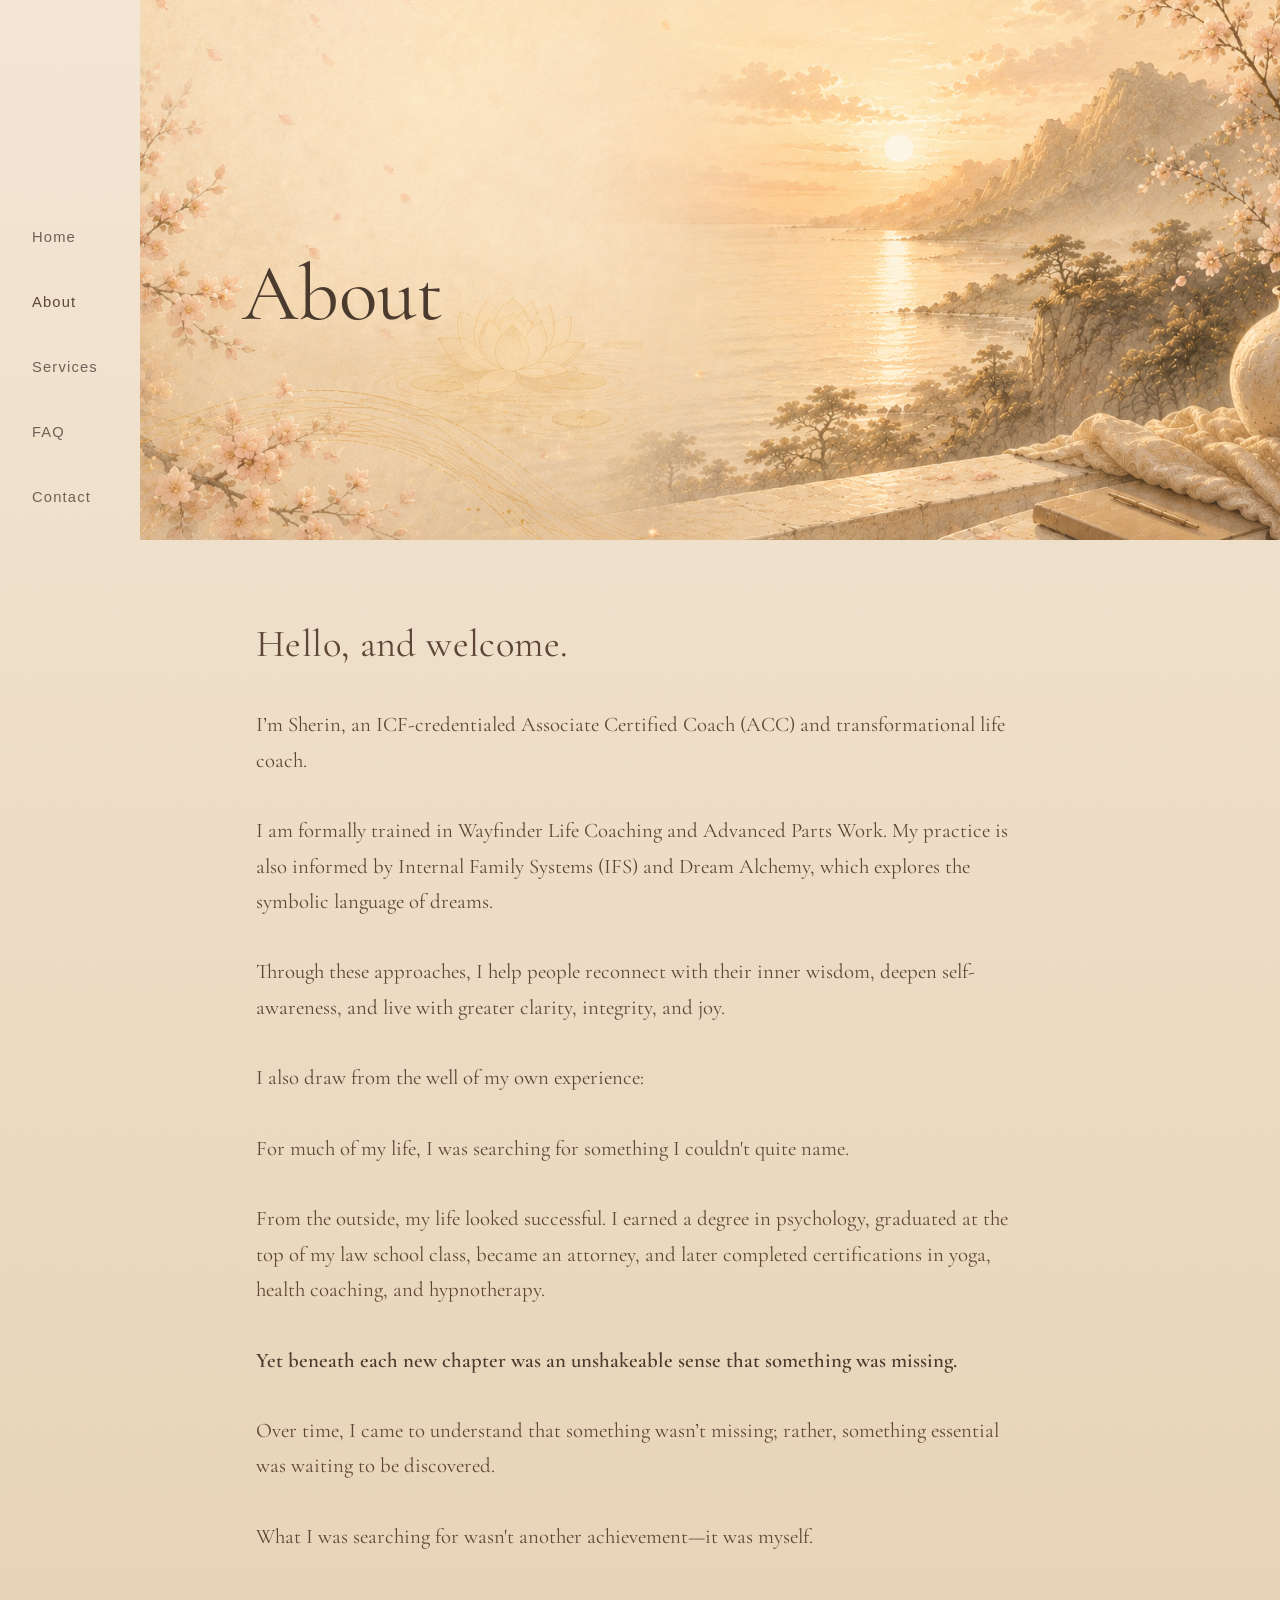
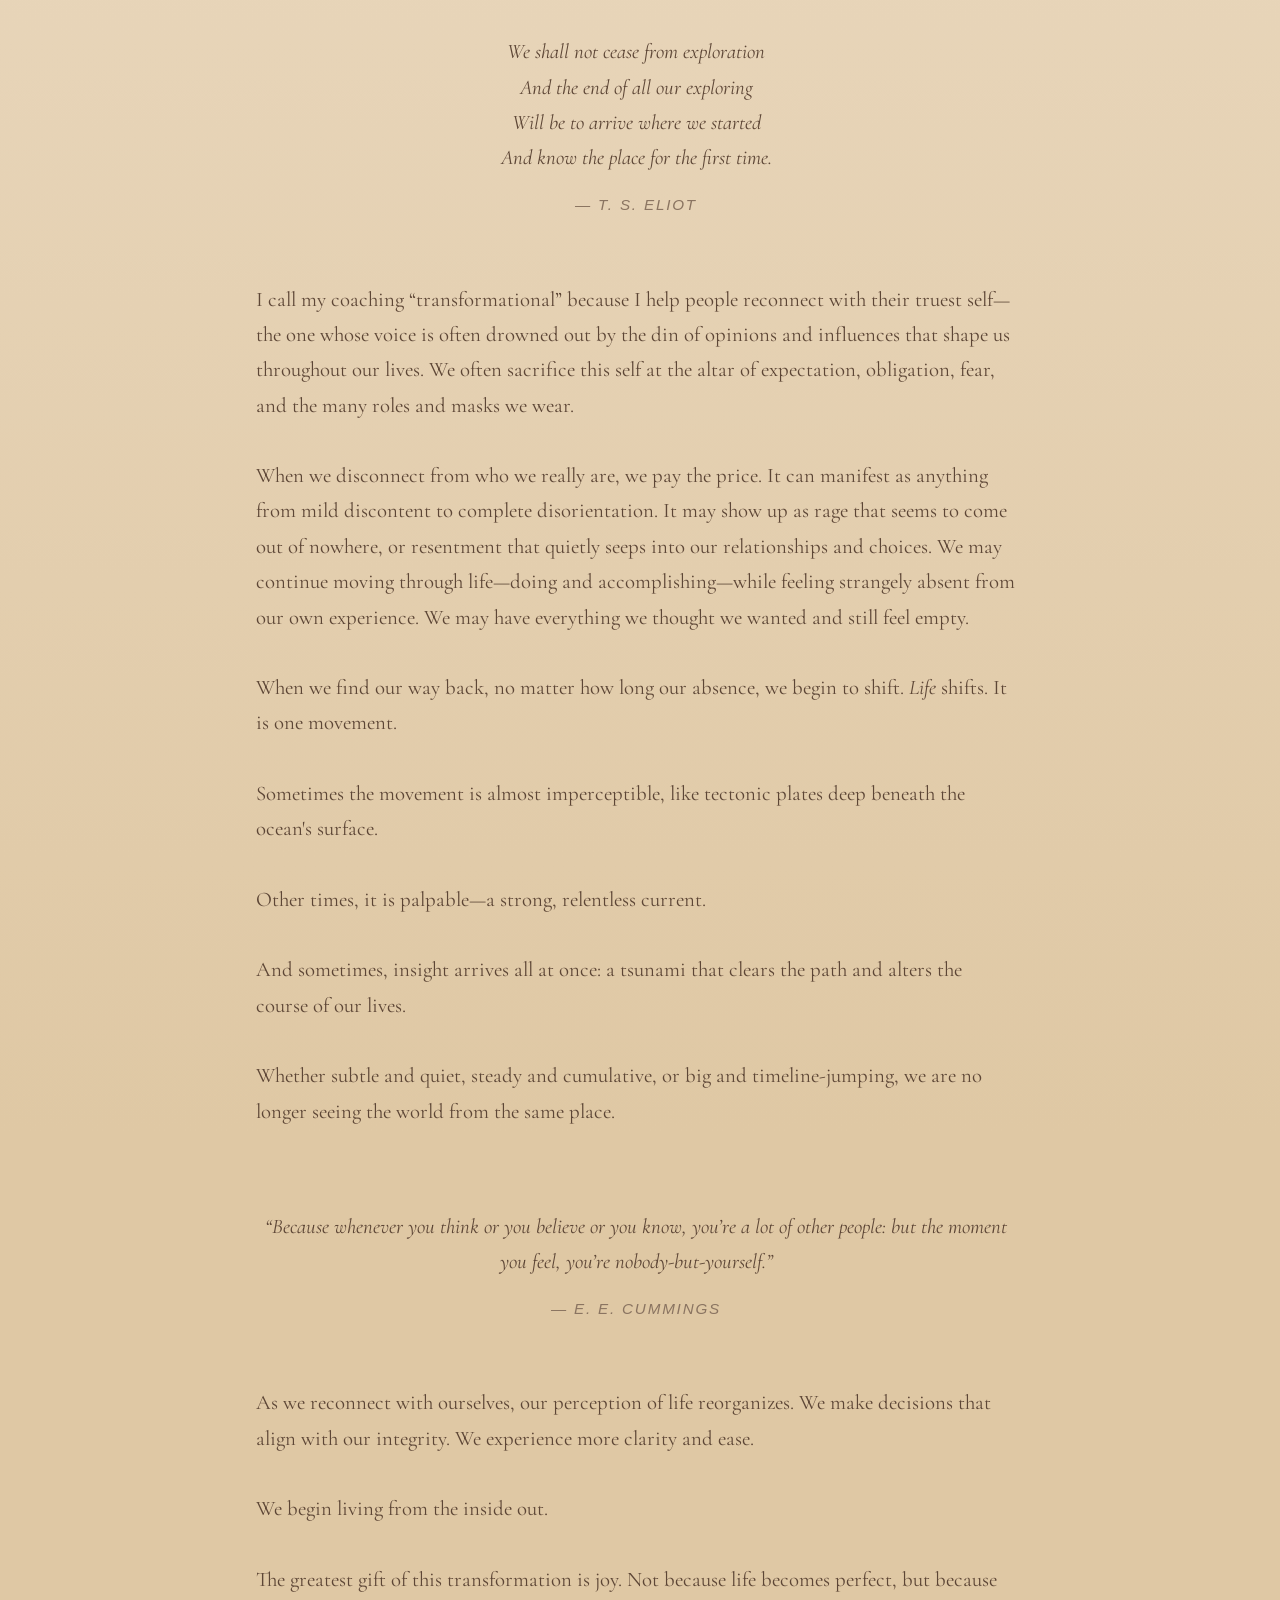
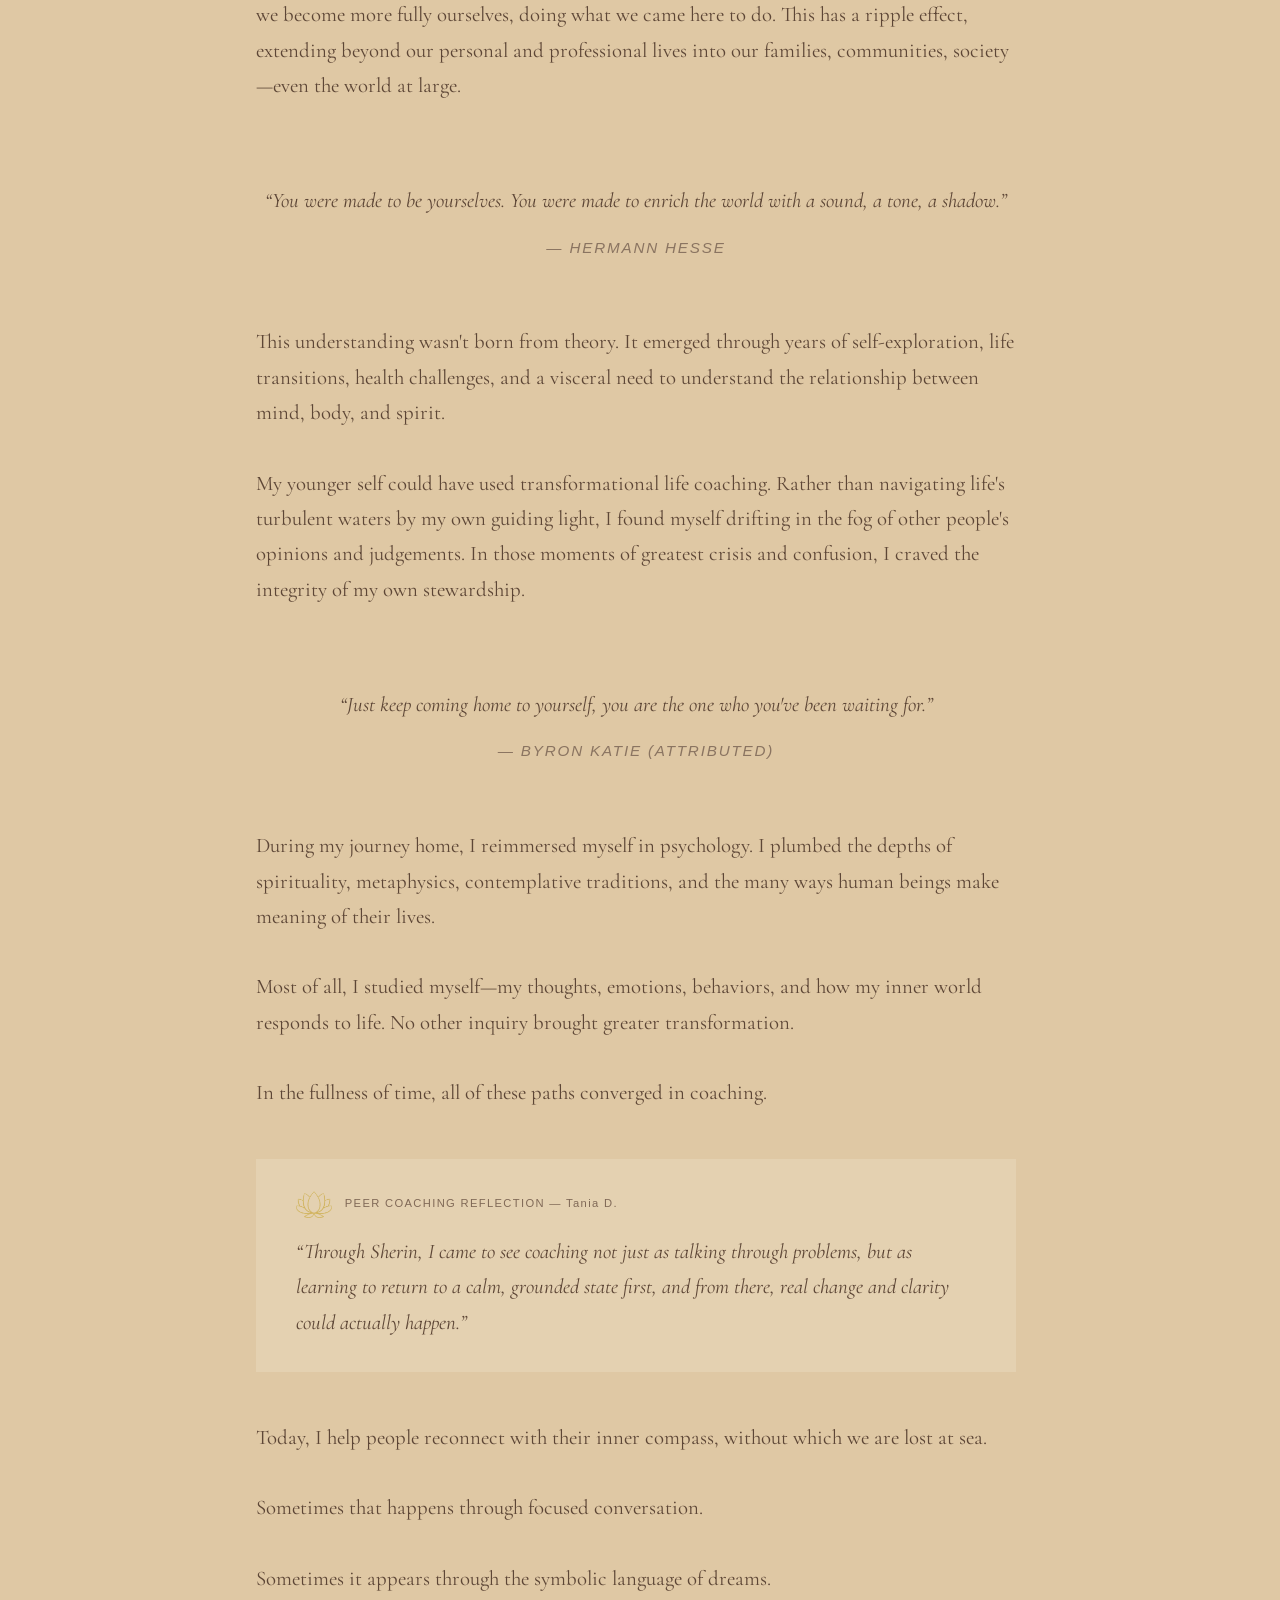
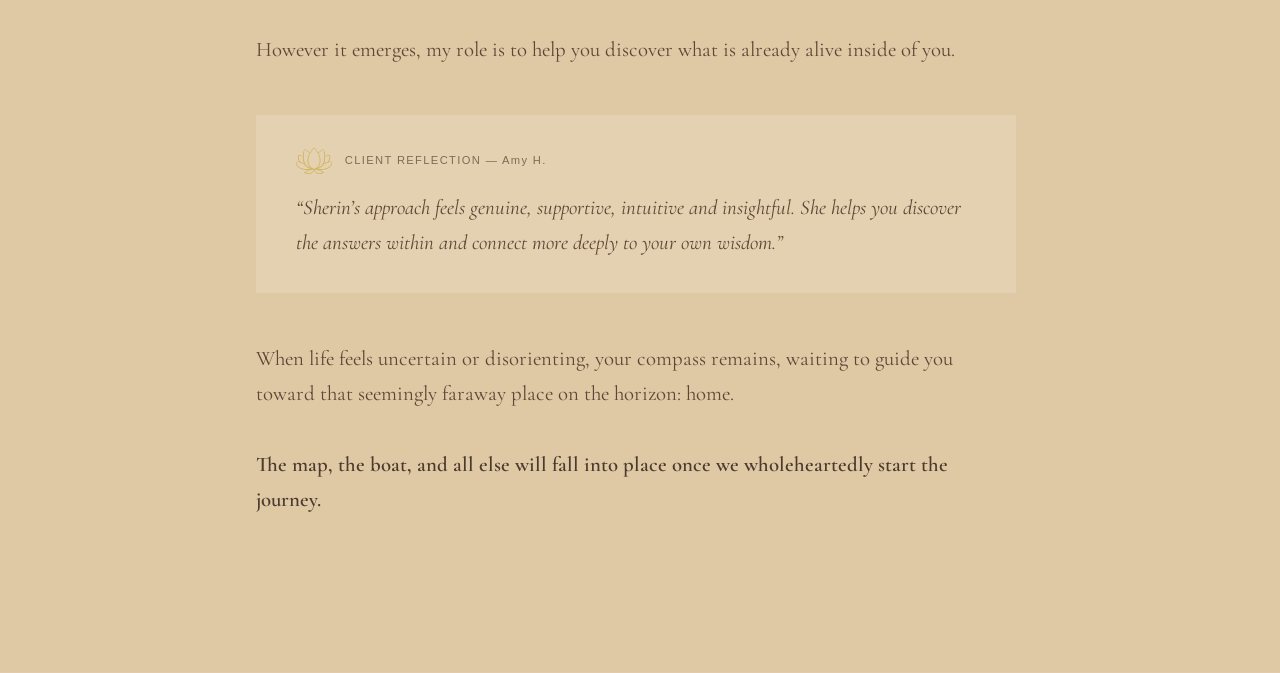
<file: about.html>
<!DOCTYPE html>
<html lang="en">

<head>
  <meta charset="UTF-8" />
  <meta name="viewport" content="width=device-width, initial-scale=1.0" />

  <title>About | Sherin Bual</title>

  <link rel="stylesheet" href="style.css" />
</head>

<body>
 <div class="side-menu">
    <a href="index.html">Home</a>
<a href="about.html" class="active">About</a>
<a href="services.html">Services</a>
<a href="faq.html">FAQ</a>
<a href="contact.html">Contact</a>
</div>
  <section class="about-hero">

    <div class="hero-content">

  <h1>About</h1>

</div>
  

  </section>

  <section class="bio-section">

    <div class="bio-container">

      <div class="bio-text">

<p class="opening-line">Hello, and welcome.</p>

<p>I’m Sherin, an ICF-credentialed Associate Certified Coach (ACC) and transformational life coach.</p>

<p>I am formally trained in Wayfinder Life Coaching and Advanced Parts Work. My practice is also informed by Internal Family Systems (IFS) and Dream Alchemy, which explores the symbolic language of dreams.</p>

<p>Through these approaches, I help people reconnect with their inner wisdom, deepen self-awareness, and live with greater clarity, integrity, and joy.</p>

<p>I also draw from the well of my own experience:</p>

<p>For much of my life, I was searching for something I couldn't quite name.</p>

<p>From the outside, my life looked successful. I earned a degree in psychology, graduated at the top of my law school class, became an attorney, and later completed certifications in yoga, health coaching, and hypnotherapy.</p>

<p class="about-emphasis">Yet beneath each new chapter was an unshakeable sense that something was missing.</p>

<p>Over time, I came to understand that something wasn’t missing; rather, something essential was waiting to be discovered.</p>

<p>What I was searching for wasn't another achievement—it was myself.</p>

<blockquote>
  <p>
    We shall not cease from exploration<br>
    And the end of all our exploring<br>
    Will be to arrive where we started<br>
    And know the place for the first time.
  </p>
  <footer>— T. S. Eliot</footer>
</blockquote>

<p>I call my coaching “transformational” because I help people reconnect with their truest self—the one whose voice is often drowned out by the din of opinions and influences that shape us throughout our lives. We often sacrifice this self at the altar of expectation, obligation, fear, and the many roles and masks we wear.</p>

<p>When we disconnect from who we really are, we pay the price. It can manifest as anything from mild discontent to complete disorientation. It may show up as rage that seems to come out of nowhere, or resentment that quietly seeps into our relationships and choices. We may continue moving through life—doing and accomplishing—while feeling strangely absent from our own experience. We may have everything we thought we wanted and still feel empty.</p>

<p>When we find our way back, no matter how long our absence, we begin to shift. <em>Life</em> shifts. It is one movement.</p>

<p>Sometimes the movement is almost imperceptible, like tectonic plates deep beneath the ocean's surface.</p>

<p>Other times, it is palpable—a strong, relentless current.</p>

<p>And sometimes, insight arrives all at once: a tsunami that clears the path and alters the course of our lives.</p>

<p>Whether subtle and quiet, steady and cumulative, or big and timeline-jumping, we are no longer seeing the world from the same place.</p>

<blockquote>
  <p>“Because whenever you think or you believe or you know, you’re a lot of other people: but the moment you <em>feel</em>, you’re nobody-but-yourself.”</p>
  <footer>— E. E. Cummings</footer>
</blockquote>

<p>As we reconnect with ourselves, our perception of life reorganizes. We make decisions that align with our integrity. We experience more clarity and ease.</p>

<p>We begin living from the inside out.</p>

<p>The greatest gift of this transformation is joy. Not because life becomes perfect, but because we become more fully ourselves, doing what we came here to do. This has a ripple effect, extending beyond our personal and professional lives into our families, communities, society—even the world at large.</p>

<blockquote>
  <p>“You were made to be yourselves. You were made to enrich the world with a sound, a tone, a shadow.”</p>
  <footer>— Hermann Hesse</footer>
</blockquote>

<p>This understanding wasn't born from theory. It emerged through years of self-exploration, life transitions, health challenges, and a visceral need to understand the relationship between mind, body, and spirit.</p>

<p>My younger self could have used transformational life coaching. Rather than navigating life's turbulent waters by my own guiding light, I found myself drifting in the fog of other people's opinions and judgements. In those moments of greatest crisis and confusion, I craved the integrity of my own stewardship.</p>

<blockquote>
  <p>“Just keep coming home to yourself, you are the one who you've been waiting for.”</p>
  <footer>— Byron Katie (attributed)</footer>
</blockquote>

<p>During my journey home, I reimmersed myself in psychology. I plumbed the depths of spirituality, metaphysics, contemplative traditions, and the many ways human beings make meaning of their lives.</p>

<p>Most of all, I studied myself—my thoughts, emotions, behaviors, and how my inner world responds to life. No other inquiry brought greater transformation.</p>

<p>In the fullness of time, all of these paths converged in coaching.</p>

<blockquote class="testimonial-quote">
  <div class="testimonial-heading">
    <img src="lotus-testimonial.png" alt="" class="testimonial-lotus">
    <span class="testimonial-label">PEER COACHING REFLECTION — Tania D.</span>
  </div>
  <p>“Through Sherin, I came to see coaching not just as talking through problems, but as learning to return to a calm, grounded state first, and from there, real change and clarity could actually happen.”</p>
</blockquote>

<p>Today, I help people reconnect with their inner compass, without which we are lost at sea.</p>

<p>Sometimes that happens through focused conversation.</p>

<p>Sometimes it appears through the symbolic language of dreams.</p>

<p>However it emerges, my role is to help you discover what is already alive inside of you.</p>

<blockquote class="testimonial-quote">
  <div class="testimonial-heading">
    <img src="lotus-testimonial.png" alt="" class="testimonial-lotus">
    <span class="testimonial-label">CLIENT REFLECTION — Amy H.</span>
  </div>
  <p>“Sherin’s approach feels genuine, supportive, intuitive and insightful. She helps you discover the answers within and connect more deeply to your own wisdom.”</p>
</blockquote>

<p>When life feels uncertain or disorienting, your compass remains, waiting to guide you toward that seemingly faraway place on the horizon: home.</p>

<p class="about-emphasis">The map, the boat, and all else will fall into place once we wholeheartedly start the journey.</p>
</div>
          
      </div>

  </section>

</body>

</html>
</file>
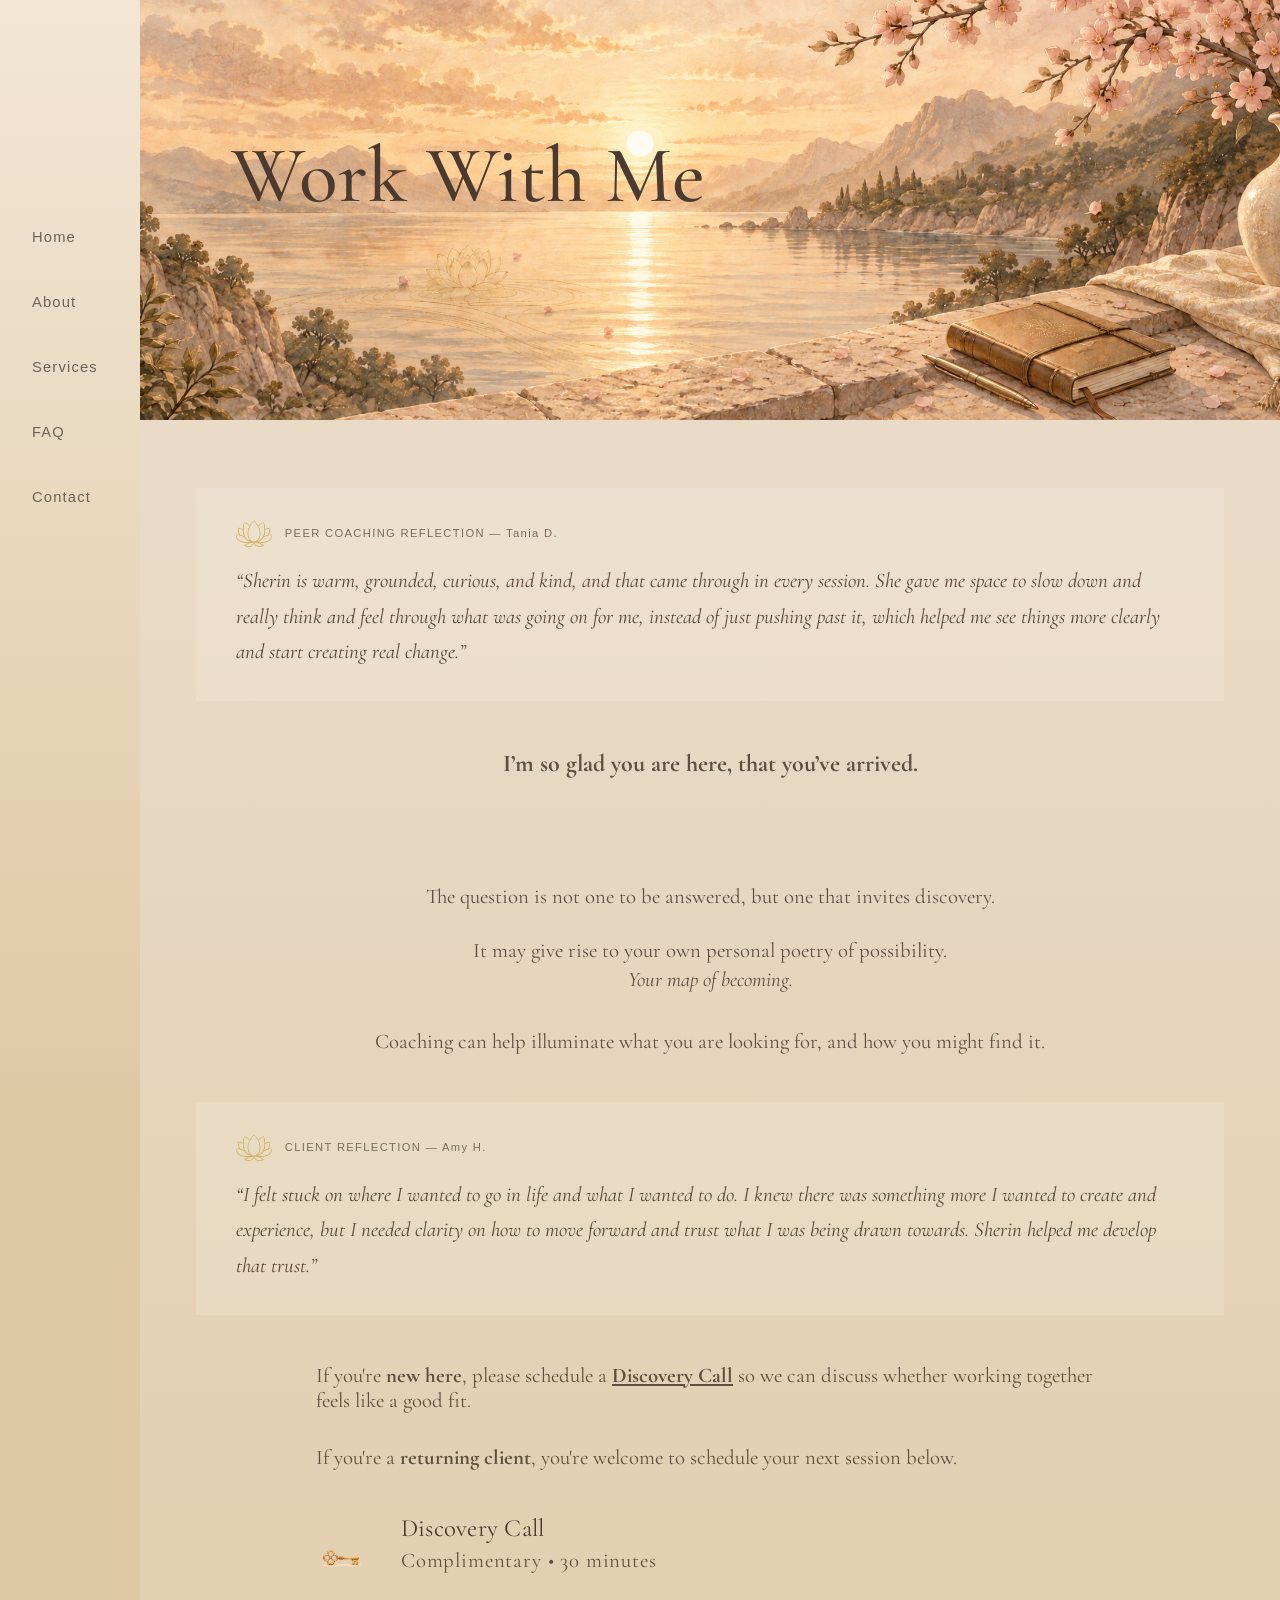
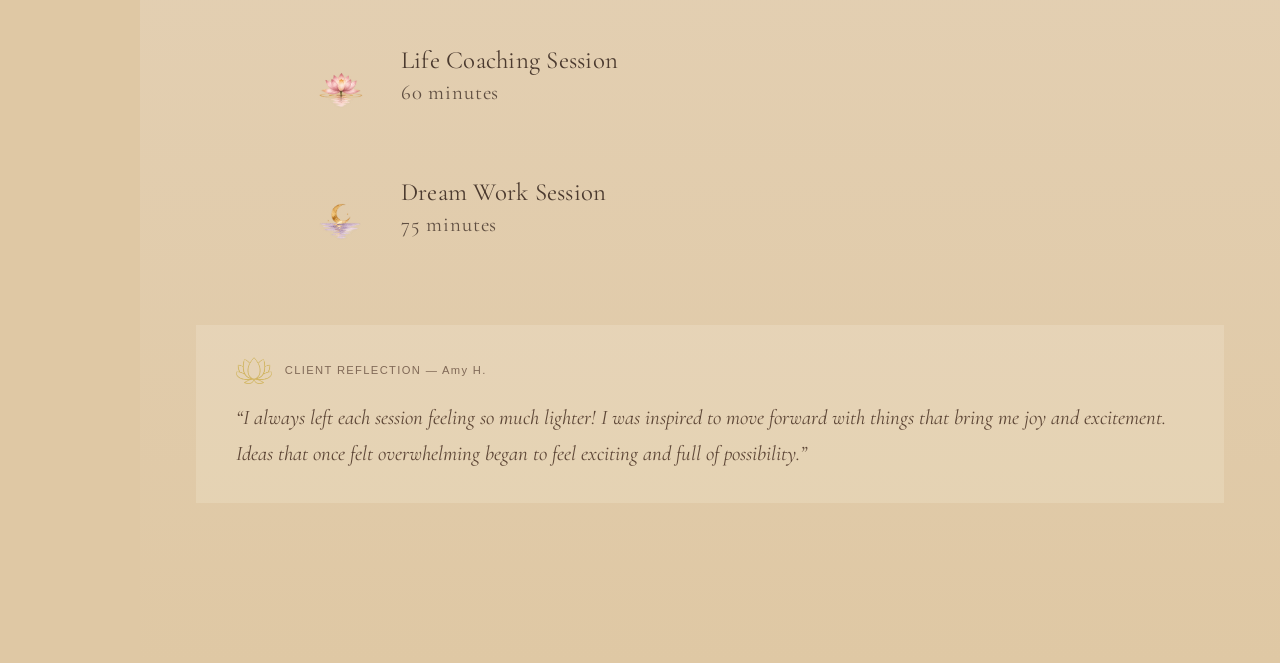
<file: booking.html>
<!DOCTYPE html>
<html lang="en">
<head>
  <meta charset="UTF-8">
  <meta name="viewport" content="width=device-width, initial-scale=1.0">
  <title>Work With Me - Sherin Bual</title>
  <link rel="stylesheet" href="style.css">
</head>

<body>

  <div class="side-menu">
    <a href="index.html">Home</a>
    <a href="about.html">About</a>
    <a href="services.html">Services</a>
    <a href="faq.html">FAQ</a>
    <a href="contact.html">Contact</a>
  </div>

  <section class="booking-hero">
    <div class="booking-hero-text">
      <h1>Work With Me</h1>
    </div>
  </section>

  <section class="booking-content">

   <!-- Opening Peer Coaching Reflection -->
<blockquote class="testimonial-quote">
  <div class="testimonial-heading">
    <img src="lotus-testimonial.png" alt="" class="testimonial-lotus">
    <span class="testimonial-label">PEER COACHING REFLECTION — Tania D.</span>
  </div>

  <p>“Sherin is warm, grounded, curious, and kind, and that came through in every session. She gave me space to slow down and really think and feel through what was going on for me, instead of just pushing past it, which helped me see things more clearly and start creating real change.”</p>
</blockquote>

    <div class="booking-intro">

      <h2 class="booking-welcome">
        I’m so glad you are here, that you’ve arrived.
      </h2>

      <p class="booking-question">
        <span>What if</span>
        <span> you had the key</span>
        <span> all along?</span>
      </p>

      <!-- Poetic Passage -->
      <div class="booking-staircase">

        <p class="staircase-line staircase-one">
          The question is not one to be answered, but one that invites discovery.
        </p>

        <p class="staircase-line staircase-two">
          It may give rise to your own personal poetry of possibility.
        </p>

        <p class="staircase-line staircase-three">
          Your map of becoming.
        </p>

      </div>

      <p class="booking-coaching-line">
        Coaching can help illuminate what you are looking for, and how you might find it.
      </p>

    </div>

    <!-- Amy's Client Reflection -->
    <blockquote class="testimonial-quote">
      <div class="testimonial-heading">
        <img src="lotus-testimonial.png" alt="" class="testimonial-lotus">
        <span class="testimonial-label">CLIENT REFLECTION — Amy H.</span>
      </div>

      <p>“I felt stuck on where I wanted to go in life and what I wanted to do. I knew there was something more I wanted to create and experience, but I needed clarity on how to move forward and trust what I was being drawn towards. Sherin helped me develop that trust.”</p>
    </blockquote>

    <!-- Practical Information -->
<div class="booking-intro">

  <p>
    If you're <strong>new here</strong>, please schedule a
    <a href="https://calendly.com/sherinbual/30min"><strong>Discovery Call</strong></a>
    so we can discuss whether working together feels like a good fit.
  </p>

  <p>
    If you're a <strong>returning client</strong>, you're welcome to schedule your next session below.
  </p>

</div>
     


<!-- Booking Options -->
<div class="booking-options">

  <a href="https://calendly.com/sherinbual/30min" class="booking-option">
    <img src="booking-key.png" alt="" class="booking-image">
    <div class="booking-details">
      <h2>Discovery Call</h2>
      <p>Complimentary • 30 minutes</p>
    </div>
  </a>

  <a href="https://calendly.com/sherinbual/life-coaching-session" class="booking-option">
    <img src="booking-lotus.png" alt="" class="booking-image">
    <div class="booking-details">
      <h2>Life Coaching Session</h2>
      <p>60 minutes</p>
    </div>
  </a>

  <a href="https://calendly.com/sherinbual/dream-work-session" class="booking-option">
    <img src="booking-moon.png" alt="" class="booking-image">
    <div class="booking-details">
      <h2>Dream Work Session</h2>
      <p>75 minutes</p>
    </div>
  </a>

</div>
    <!-- Closing Client Reflection -->
    <blockquote class="testimonial-quote">
      <div class="testimonial-heading">
        <img src="lotus-testimonial.png" alt="" class="testimonial-lotus">
        <span class="testimonial-label">CLIENT REFLECTION — Amy H.</span>
      </div>

      <p>“I always left each session feeling so much lighter! I was inspired to move forward with things that bring me joy and excitement. Ideas that once felt overwhelming began to feel exciting and full of possibility.”</p>
    </blockquote>

  </section>

</body>
</html>
</file>
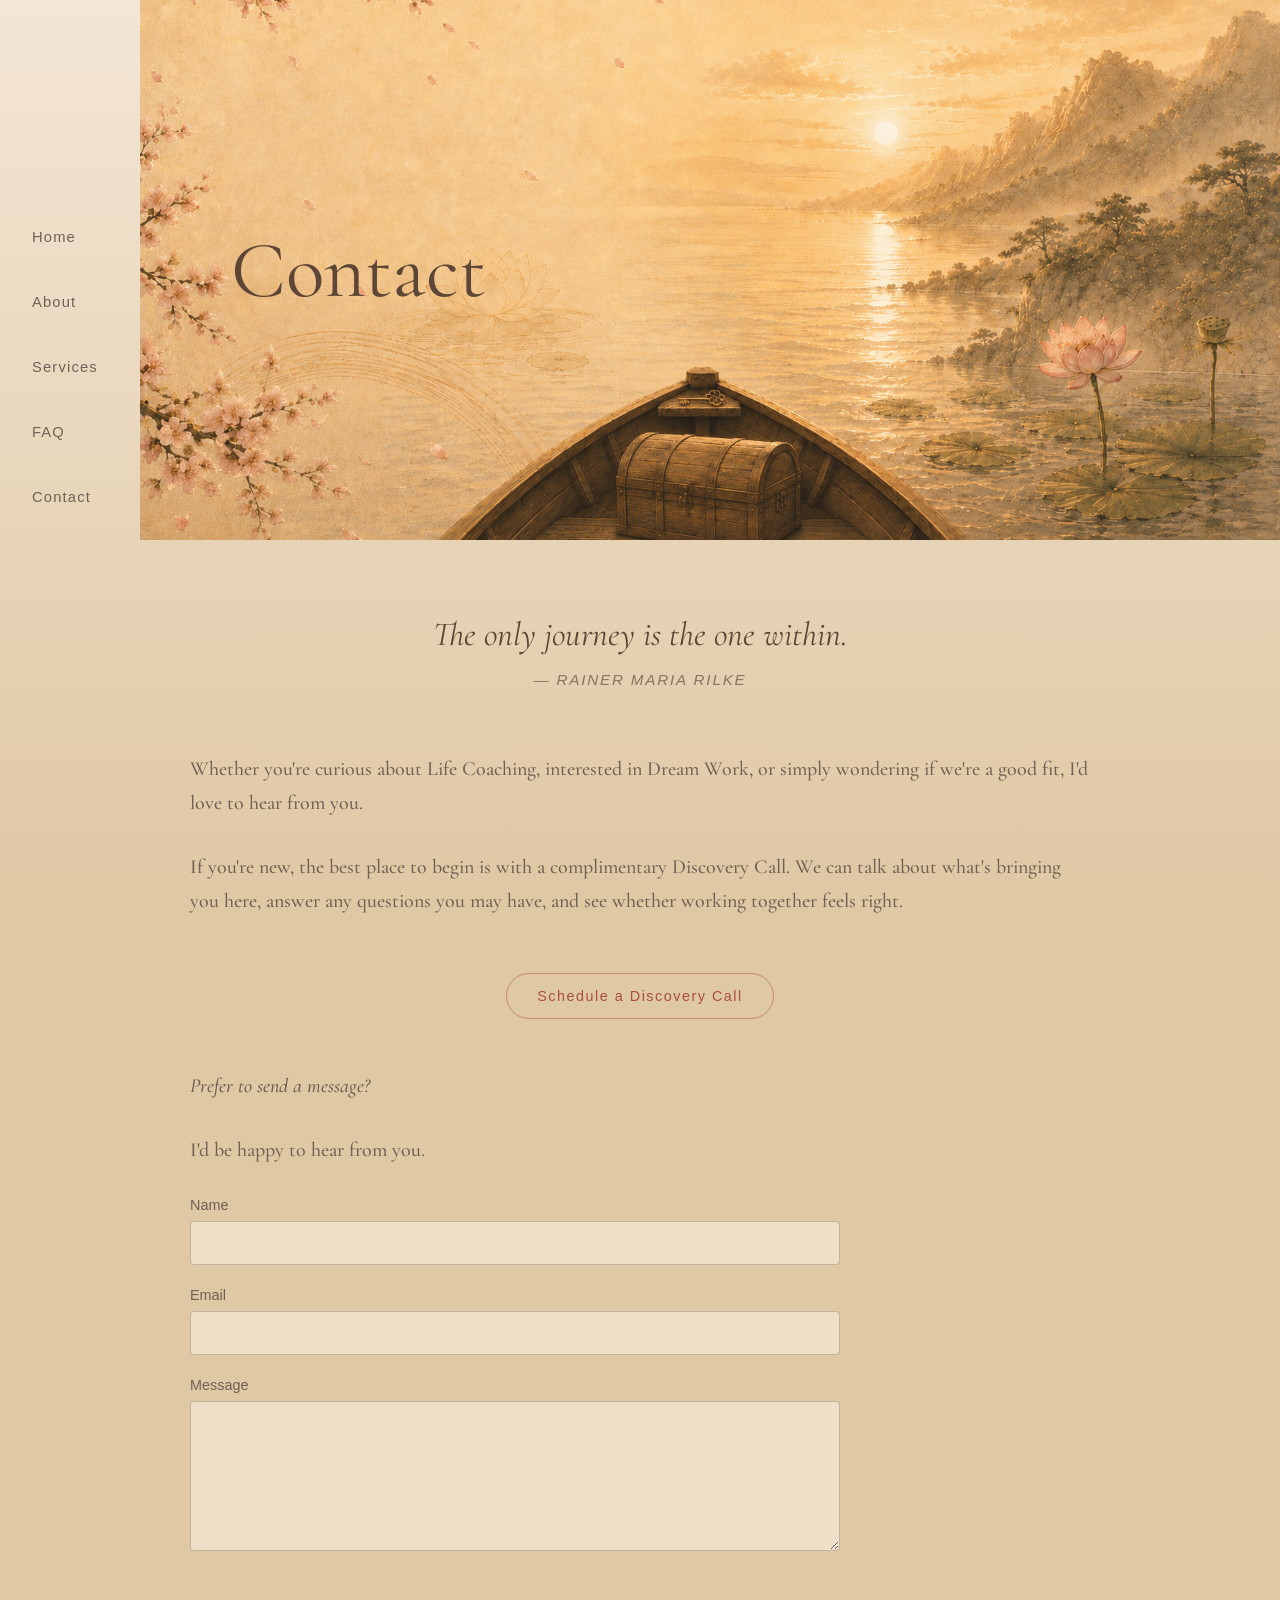
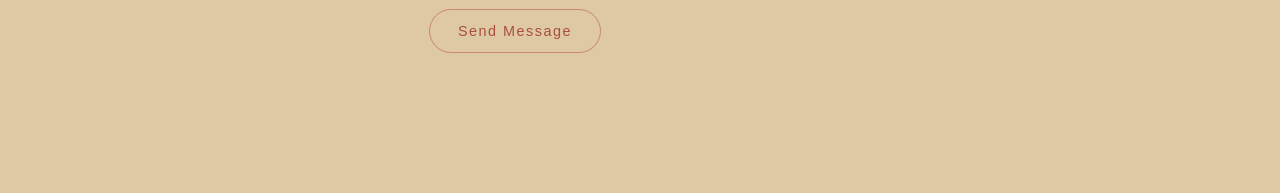
<file: contact.html>
<!DOCTYPE html>
<html lang="en">

<head>

  <meta charset="UTF-8">
  <meta name="viewport" content="width=device-width, initial-scale=1.0">

  <title>Contact</title>
<link rel="stylesheet" href="style.css" />
  <link href="https://fonts.googleapis.com/css2?family=Cormorant+Garamond:wght@300;400;500;600&display=swap" rel="stylesheet">

  <style>

    body {
      margin: 0;
      overflow-x: hidden;
    }

    .hero-text {
  position: absolute;
  left: 8%;
  top: 50%;
  transform: translateY(-50%);
  color: #4b3a2f;
}

    .hero-text h1 {
      font-size: 5rem;
      font-weight: 400;
      font-family: 'Cormorant Garamond', serif;
      margin: 0;
    }

  </style>

</head>

<body>
 <div class="side-menu">
    <a href="index.html">Home</a>
    <a href="about.html">About</a>
    <a href="services.html">Services</a>
    <a href="faq.html">FAQ</a>
    <a href="contact.html">Contact</a>
  </div>

  <section class="contact-hero">

  <div class="hero-text">
    <h1>Contact</h1>
  </div>

</section>

<section class="contact-content">

  <div class="contact-copy">

   <blockquote>
  <p>The only journey is the one within.</p>
  <footer>— Rainer Maria Rilke</footer>
</blockquote>


    <p>
      Whether you're curious about Life Coaching, interested in Dream Work, or simply wondering if we're a good fit, I'd love to hear from you.
    </p>

    <p>
      If you're new, the best place to begin is with a complimentary Discovery Call. We can talk about what's bringing you here, answer any questions you may have, and see whether working together feels right.
    </p>

    <a href="booking.html" class="contact-button">Schedule a Discovery Call</a>

    <p class="message-intro">
  <em>Prefer to send a message?</em>
</p>

<p class="message-intro">
  I'd be happy to hear from you.
</p>

    <form class="contact-form">

      <label for="name">Name</label>
      <input type="text" id="name" name="name">

      <label for="email">Email</label>
      <input type="email" id="email" name="email">

      <label for="message">Message</label>
      <textarea id="message" name="message"></textarea>

      <button type="submit">Send Message</button>

    </form>

  </div>

</section>

</body>

</html>
</file>
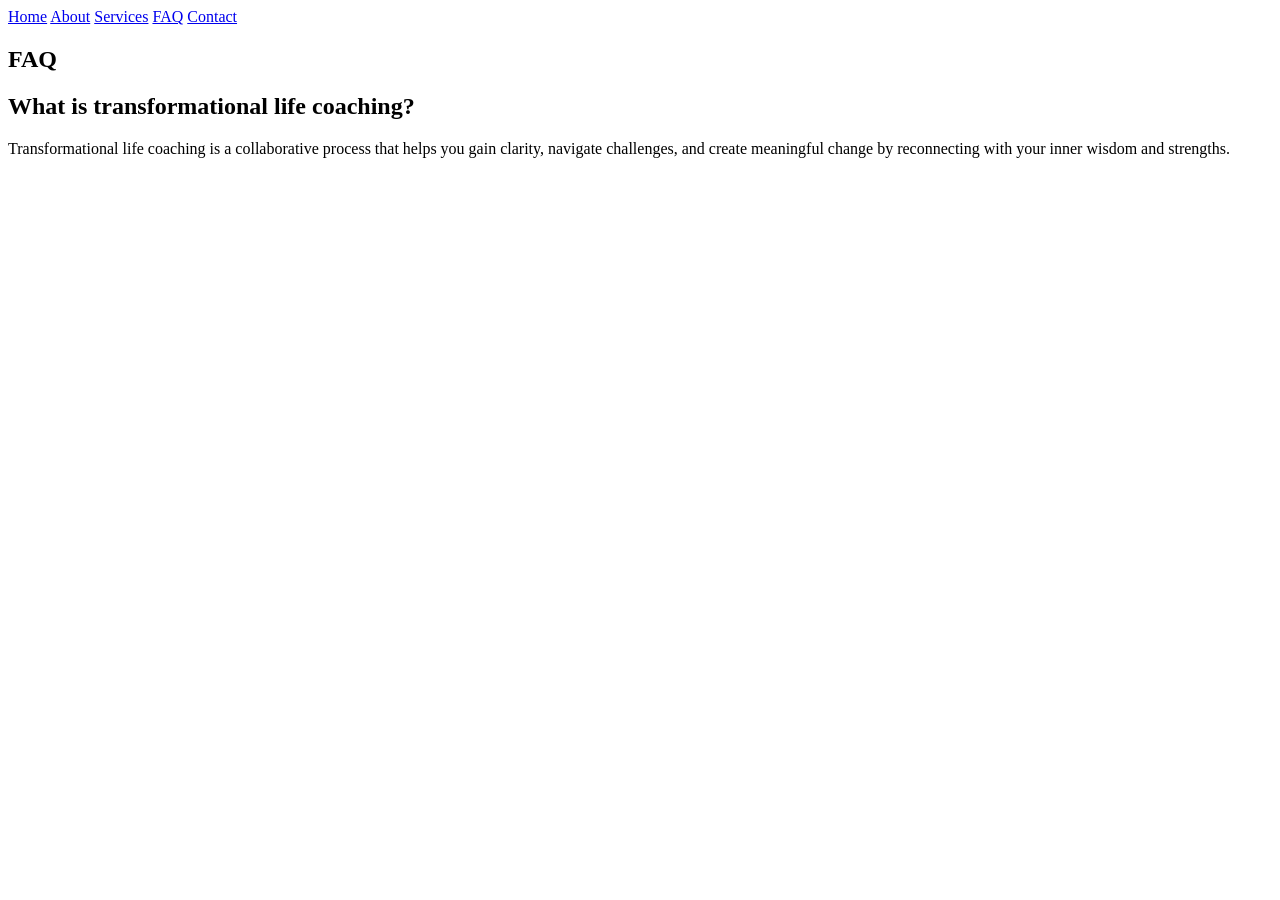
<file: FAQ.html>
<body>

  <div class="side-menu">
    <a href="index.html">Home</a>
    <a href="about.html">About</a>
    <a href="services.html">Services</a>
    <a href="faq.html" class="active">FAQ</a>
    <a href="contact.html">Contact</a>
  </div>

  <section class="faq-hero">

    <div class="faq-heading">
      <h1>FAQ</h1>
    </div>

  </section>

  <section class="faq-content">

    <!-- FAQ items go here -->

  </section>

</body>
<div class="faq-item">

  <h2>What is transformational life coaching?</h2>

  <p>
    Transformational life coaching is a collaborative process that
    helps you gain clarity, navigate challenges, and create meaningful
    change by reconnecting with your inner wisdom and strengths.
  </p>

</div>
</file>
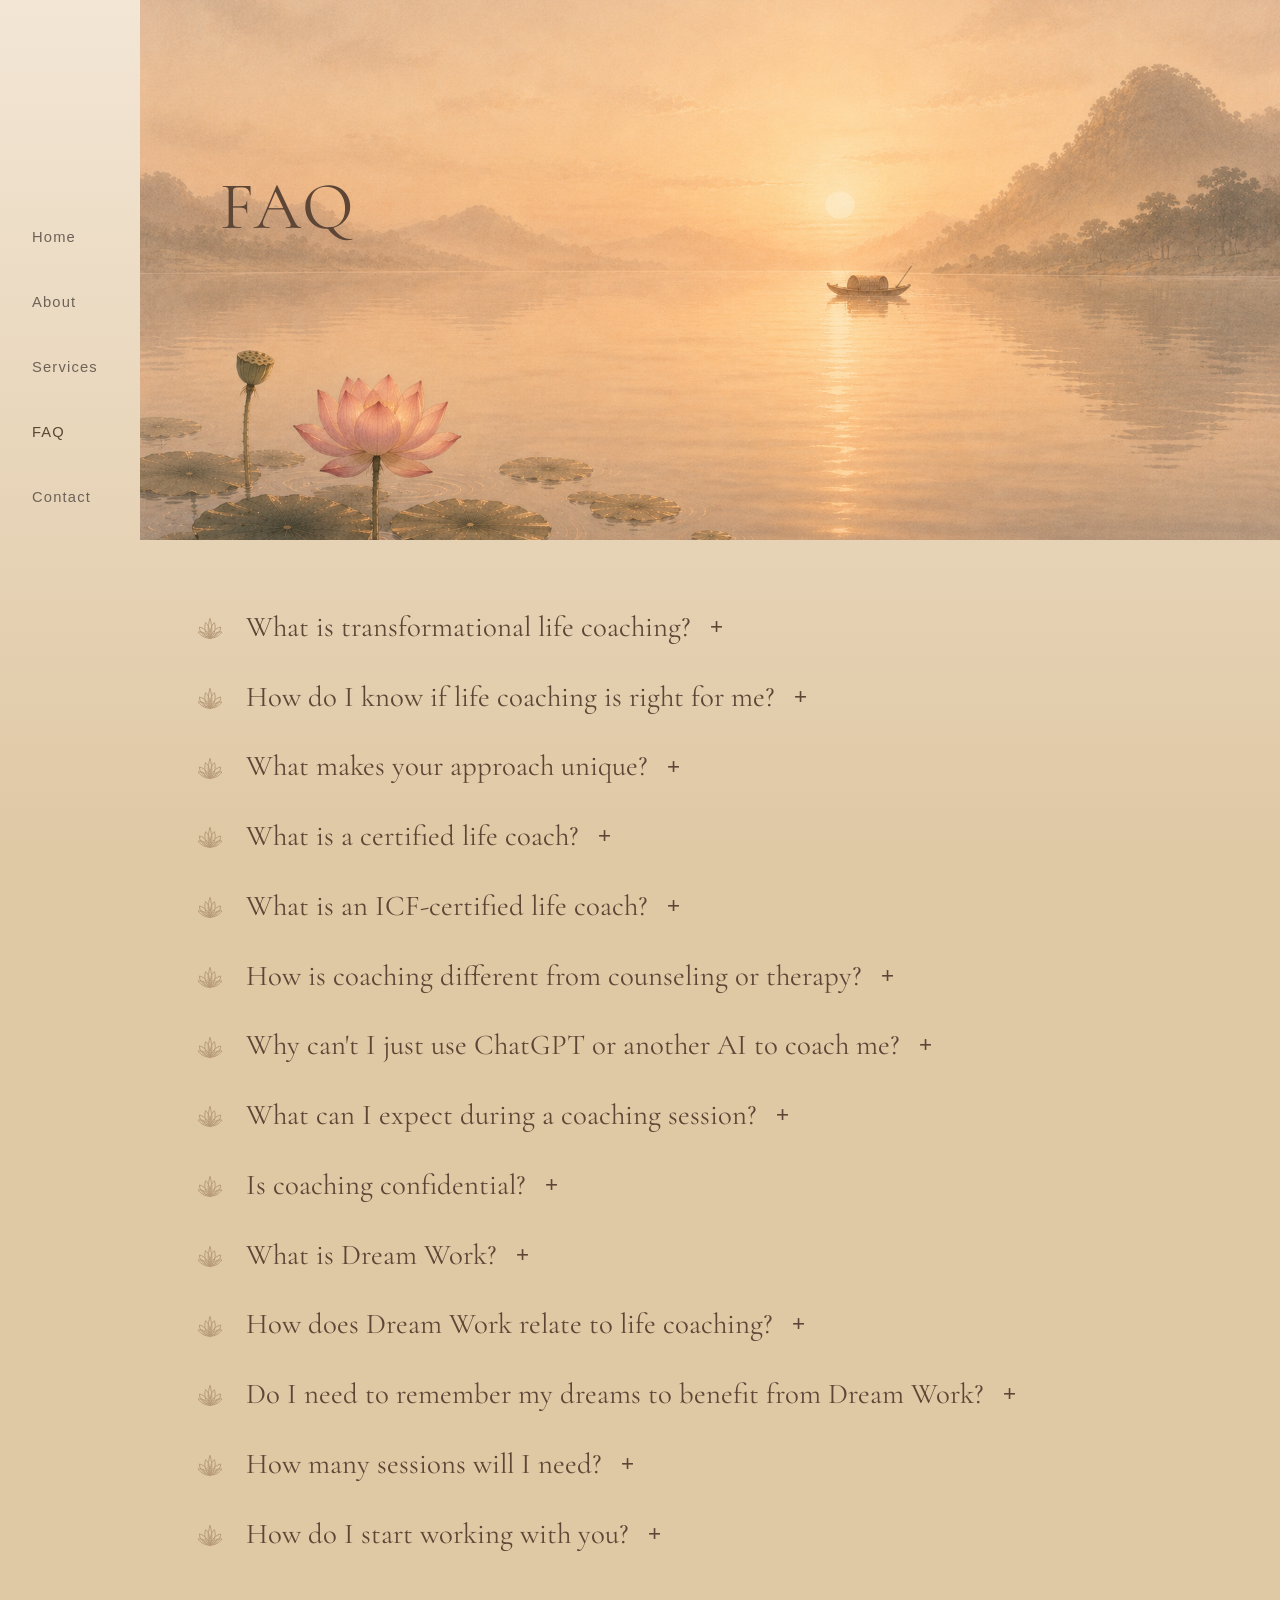
<file: faq.html>
<!DOCTYPE html>

<html lang="en">

<head>
  <meta charset="UTF-8" />
  <meta name="viewport" content="width=device-width, initial-scale=1.0" />

  <title>FAQ | Sherin Bual</title>

  <link rel="stylesheet" href="style.css?v=2" />
</head>

<body>

  <div class="side-menu">
    <a href="index.html">Home</a>
    <a href="about.html">About</a>
    <a href="services.html">Services</a>
    <a href="faq.html" class="active">FAQ</a>
    <a href="contact.html">Contact</a>
  </div>

  <section class="faq-hero">

    <div class="faq-heading">
      <h1>FAQ</h1>
    </div>

  </section>

  <section class="faq-content">

    <div class="faq-item">

  <details>

    <summary>
      <span>What is transformational life coaching?</span>
      <span class="faq-toggle">+</span>
    </summary>

    <div class="faq-answer">
      <p>
        Transformational life coaching is a collaborative process designed to reconnect you with the guidance of your inner wisdom, courage, and integrity. From this space, clarity comes naturally and life is navigated with more ease and flow.
      </p>
    </div>

  </details>

</div>


   <div class="faq-item">

  <details>

    <summary>
      <span>How do I know if life coaching is right for me?</span>
      <span class="faq-toggle">+</span>
    </summary>

    <div class="faq-answer">
      <p>
        Life coaching may be right for you if you feel dissatisfied with any aspect of your life, or simply sense that something is ready to change. This can include difficult life transitions, conflict in relationships, the search for clarity or purpose, thought or behavioral loops, self-actualization, or simply the yearning for more. Trust your curiosity! You do not need to know what you want before you begin. Often, the desire for something to shift is enough.
      </p>
    </div>

  </details>

</div>

    <div class="faq-item">

  <details>

    <summary>
      <span>What makes your approach unique?</span>
      <span class="faq-toggle">+</span>
    </summary>

    <div class="faq-answer">

      <p>
        Lasting change doesn't come from becoming someone new. It comes from remembering who you've always been beneath fear, conditioning, and self-doubt.
      </p>

      <p>
        My coaching supports this process by bringing you back to <em>embodiment</em>— tuning into the wisdom of your own body as a source of guidance. My approach combines practical coaching tools with deep reflection, intuition, and dream work (when appropriate). My role is not to provide answers, but to help you unlock your own.
      </p>

    </div>

  </details>

</div>


   <div class="faq-item">

  <details>

    <summary>
      <span>What is a certified life coach?</span>
      <span class="faq-toggle">+</span>
    </summary>

    <div class="faq-answer">

      <p>
        A certified life coach has completed professional training in coaching skills, ethics, communication, and client support. Certification provides a foundation for effective coaching, while each coach brings their own life experience, perspective, and approach to the work.
      </p>

    </div>

  </details>

</div>
    <div class="faq-item">

  <details>

    <summary>
      <span>What is an ICF-certified life coach?</span>
      <span class="faq-toggle">+</span>
    </summary>

    <div class="faq-answer">

      <p>
        An ICF-certified life coach has completed professional training through a program approved by the <a href="https://coachingfederation.org/">International Coaching Federation</a>, along with other certification requirements including at least 100 hours of coaching experience.
      </p>

      <p>
        ICF-certification requires ongoing continuing education which offers additional assurance that the coach maintains qualifications and professional standards.
      </p>

    </div>

  </details>

</div>


   <div class="faq-item">

  <details>

    <summary>
      <span>How is coaching different from counseling or therapy?</span>
      <span class="faq-toggle">+</span>
    </summary>

    <div class="faq-answer">

      <p>
        Coaching and therapy can both be valuable, but serve different purposes. Therapy generally addresses mental health concerns, while coaching focuses primarily on personal growth and forward movement.
      </p>

      <p>
        Coaching is not a substitute for therapy or mental health treatment, but can complement it beautifully.
      </p>

    </div>

  </details>

</div>

   <div class="faq-item">

  <details>

    <summary>
      <span>Why can't I just use ChatGPT or another AI to coach me?</span>
      <span class="faq-toggle">+</span>
    </summary>

    <div class="faq-answer">

      <p>
        AI can be a useful tool for reflection, brainstorming, and gathering information but coaching offers something entirely different and irreplaceable: a genuine human relationship, presence, intuition, powerful inquiry, accountability, and the ability to listen deeply to what may not be obvious on the surface.
      </p>

      <p>
        Human coaching allows you to be seen, heard, reflected, and supported by another person in a holistic way.
      </p>

    </div>

  </details>

</div>


   <div class="faq-item">

  <details>

    <summary>
      <span>What can I expect during a coaching session?</span>
      <span class="faq-toggle">+</span>
    </summary>

    <div class="faq-answer">

      <p>
        Each session is a thoughtful conversation focused on what is most important to you. Together we explore challenges, patterns, goals, and possibilities through thoughtful inquiry and proven coaching techniques. By the end of each session, we reflect on the insights we've uncovered and identify meaningful next steps. You can expect a supportive, non-judgmental environment where curiosity, reflection, and authentic action are encouraged.
      </p>

    </div>

  </details>

</div>

   <div class="faq-item">

  <details>

    <summary>
      <span>Is coaching confidential?</span>
      <span class="faq-toggle">+</span>
    </summary>

    <div class="faq-answer">

      <p>
        Yes. Confidentiality is an important part of creating a safe and supportive coaching relationship. Information shared during our sessions is treated with care and respect, subject to the terms outlined in the coaching agreement.
      </p>

    </div>

  </details>

</div>


   <div class="faq-item">

  <details>

    <summary>
      <span>What is Dream Work?</span>
      <span class="faq-toggle">+</span>
    </summary>

    <div class="faq-answer">

      <p>
        Dream Work offers a valuable pathway to explore dreams beyond traditional dream analysis. We engage with the dream on an <em>experiential</em> level—tapping into dream symbols as parts of yourself that offer important perspective and guidance.
      </p>

      <p>
        This transformative work is done in the safe and confidential container of a coaching session, where insights from your dreams can then be applied to your everyday life and challenges.
      </p>

    </div>

  </details>

</div>

   <div class="faq-item">

  <details>

    <summary>
      <span>How does Dream Work relate to life coaching?</span>
      <span class="faq-toggle">+</span>
    </summary>

    <div class="faq-answer">

      <p>
        Dream Work offers a valuable pathway to self-discovery and transformation that may be unavailable otherwise.
      </p>

      <p>
        Dreams often reflect aspects of ourselves that are not fully visible in everyday awareness. They can provide extraordinary insight into patterns, challenges, opportunities, and areas of growth. But insight alone is often not enough. The experiential process of Dream Work combined with life coaching is a potent way to <em>integrate</em> insight through mind, body, and spirit so that change happens holistically, deeply, and sustainably.
      </p>

    </div>

  </details>

</div>

   <div class="faq-item">

  <details>

    <summary>
      <span>Do I need to remember my dreams to benefit from Dream Work?</span>
      <span class="faq-toggle">+</span>
    </summary>

    <div class="faq-answer">

      <p>
        Not necessarily. A dream fragment or even an image can provide rich material for exploration. We can also discuss ways to better remember and record your dreams so that you will have more to work with.
      </p>

    </div>

  </details>

</div>
    <div class="faq-item">

  <details>

    <summary>
      <span>How many sessions will I need?</span>
      <span class="faq-toggle">+</span>
    </summary>

    <div class="faq-answer">

      <p>
        This will vary depending on your goals, circumstances, and preferences. Some clients benefit from a single session focused on a specific issue, while most choose an ongoing coaching relationship that allows for deeper exploration and sustained support.
      </p>

    </div>

  </details>

</div>


    <div class="faq-item">

  <details>

    <summary>
      <span>How do I start working with you?</span>
      <span class="faq-toggle">+</span>
    </summary>

    <div class="faq-answer">

      <p>
        I offer a complimentary discovery call where I can answer any questions and we can determine whether working together feels like a good fit.
      </p>

      <p>
        If it feels like the right next step, I’d love to meet you.
      </p>

    </div>

  </details>

</div>
</file>
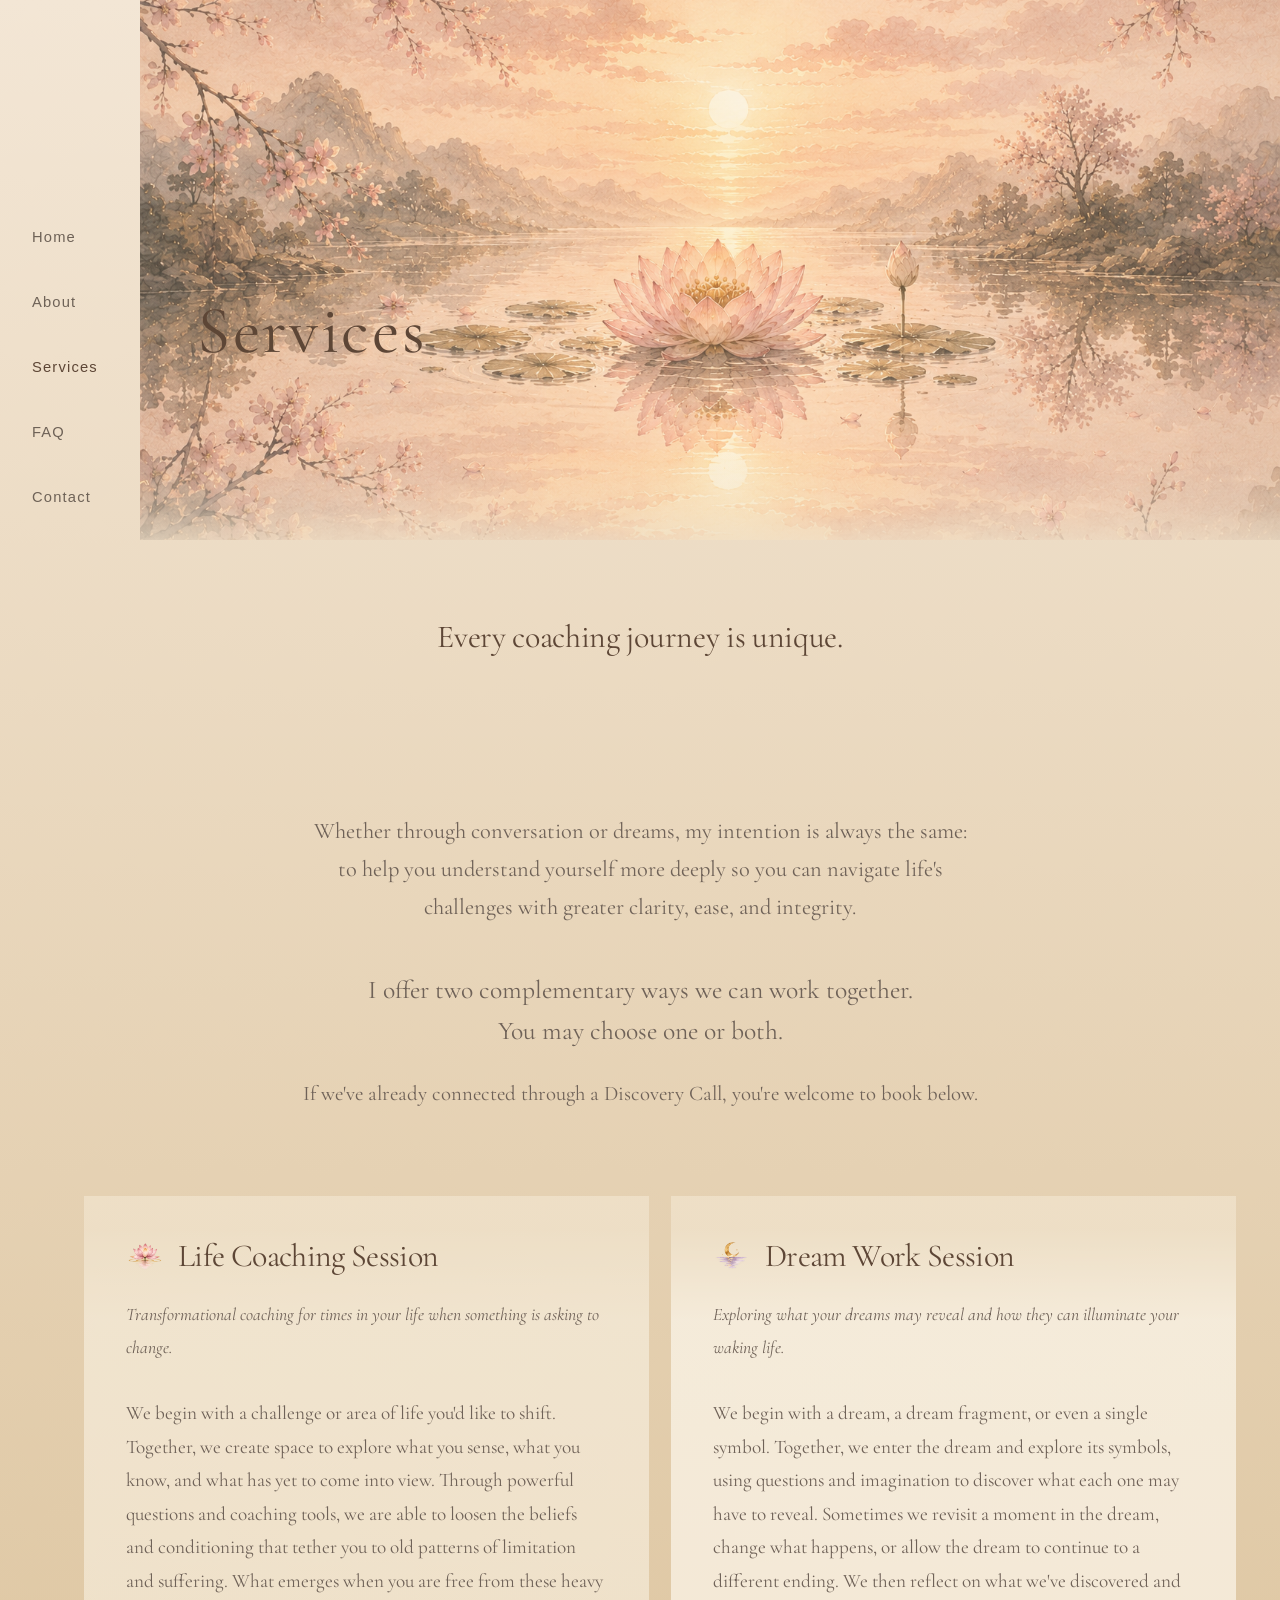
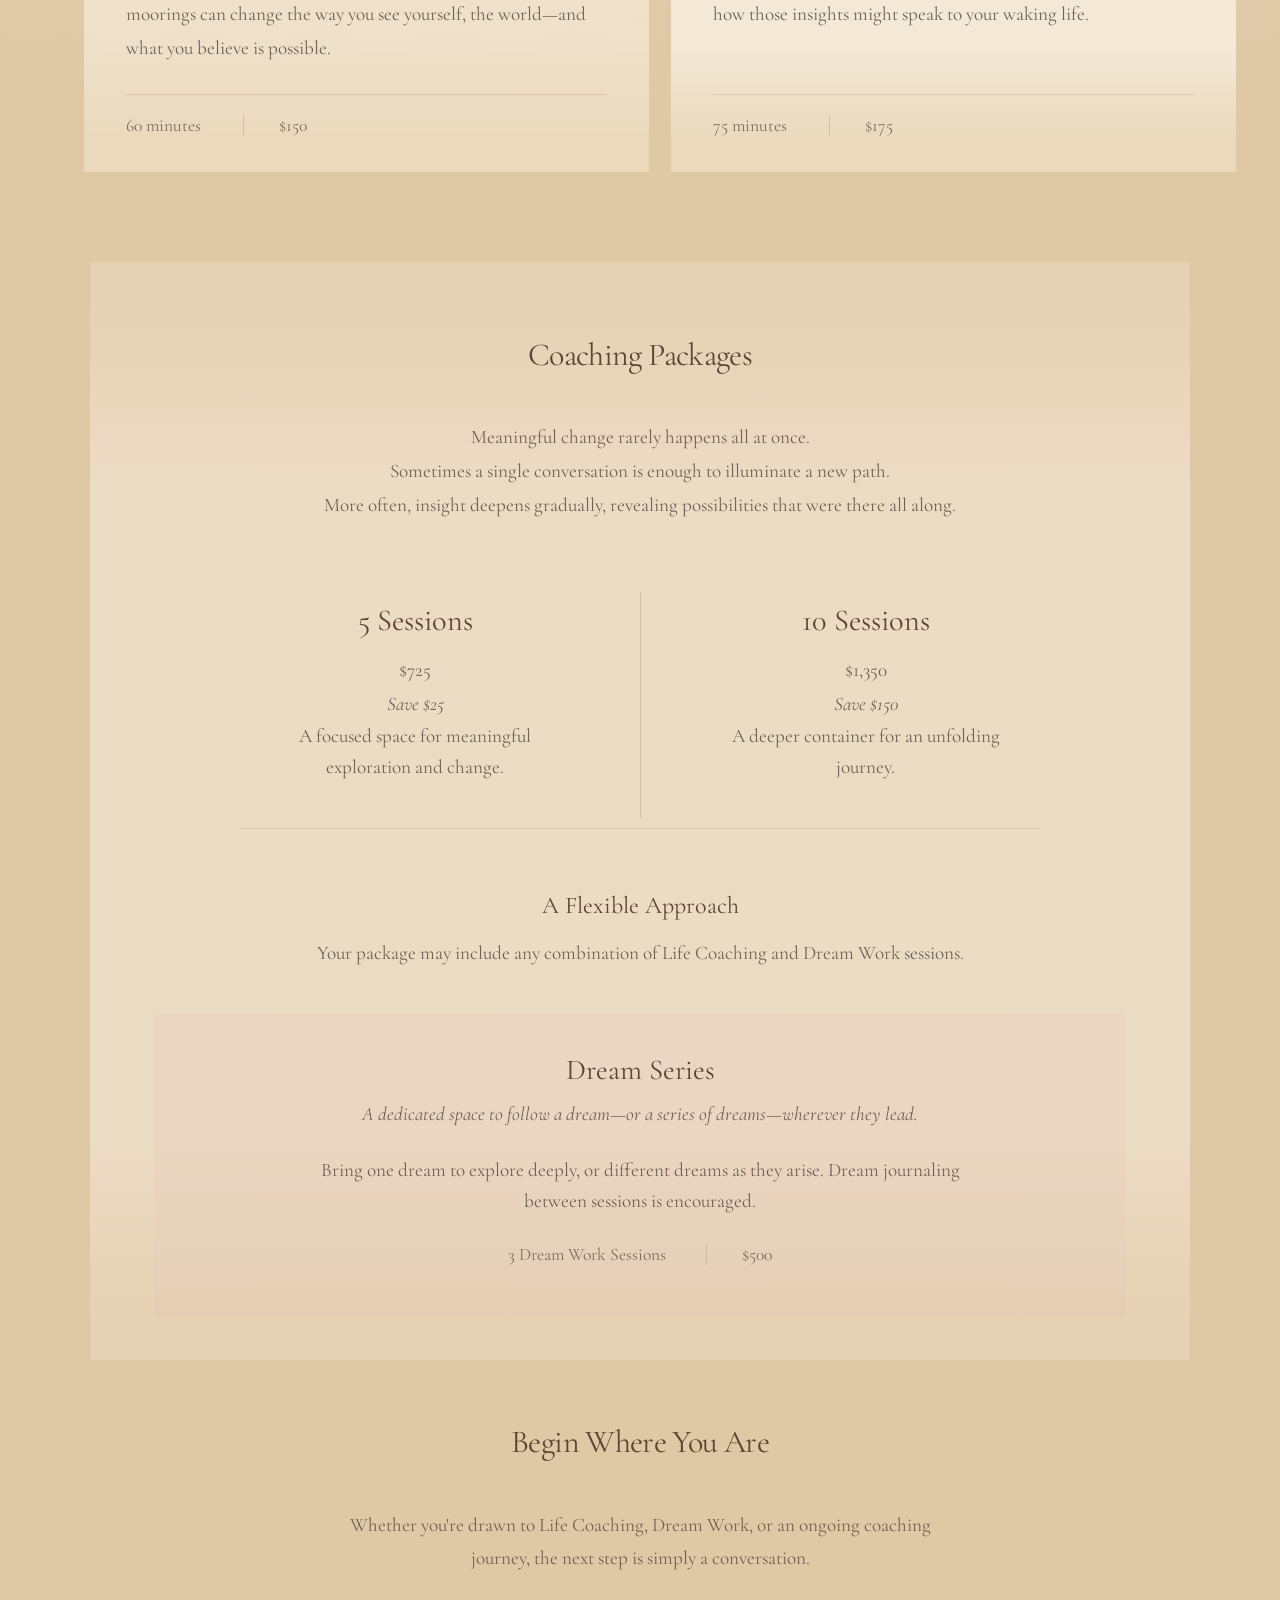
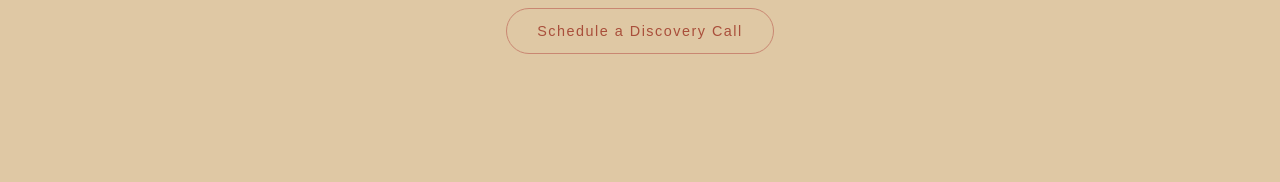
<file: services.html>
<!DOCTYPE html>
<html lang="en">

<head>
    <meta charset="UTF-8">
    <meta name="viewport" content="width=device-width, initial-scale=1.0">
    <title>Services | Sherin Bual Coaching</title>

    <link rel="stylesheet" href="style.css">
</head>

<body>

    <!-- Sidebar Navigation -->

    <nav class="side-menu" aria-label="Primary">
        <a href="index.html">Home</a>
        <a href="about.html">About</a>
        <a href="services.html" class="active">Services</a>
        <a href="faq.html">FAQ</a>
        <a href="contact.html">Contact</a>
    </nav>

    <main class="services-page">

        <!-- ==========================================================
             Hero
        =========================================================== -->

        <section class="services-hero">

            <div class="services-heading fade-up">
                <h1>Services</h1>
            </div>

        </section>

        <!-- ==========================================================
             Introduction
        =========================================================== -->

      <section class="services-intro">
  <div class="intro-wrapper">

    <p class="intro-line">
      Every coaching journey is unique.
    </p>

    <div class="intro-poetry">
      <p>Sometimes clarity comes through conversation.</p>
      <p>Sometimes wisdom is clothed in the language of dreams.</p>
    </div>

   <p class="intro-paragraph">
  Whether through conversation or dreams, my intention is always the same:<br>
  to help you understand yourself more deeply so you can navigate life's
  challenges with greater clarity, ease, and integrity.
</p>
      
  <p class="intro-transition">
  I offer two complementary ways we can work together.
  <br>
  You may choose one or both.
</p>

<p class="booking-note">
  If we've already connected through a Discovery Call, you're welcome to book below.
</p>
  </div>
</section>

         <!-- ==========================================================
             Life Coaching
        =========================================================== -->

      <div class="services-offerings">

  <!-- Life Coaching -->
  <section class="services-section life-coaching fade-up">

    <header class="section-header">
      <div class="service-title">
        <img src="booking-lotus.png" alt="" class="service-icon">
        <h2>
          <a href="https://calendly.com/sherinbual/life-coaching-session">
            Life Coaching Session
          </a>
        </h2>
      </div>

      <p class="section-subtitle">
        Transformational coaching for times in your life when something is
        asking to change.
      </p>
    </header>

    <div class="section-content">
      <p>
        We begin with a challenge or area of life you'd like to shift.
        Together, we create space to explore what you sense, what you know,
        and what has yet to come into view. Through powerful questions and
        coaching tools, we are able to loosen the beliefs and conditioning
        that tether you to old patterns of limitation and suffering. What emerges
        when you are free from these heavy moorings can change the way you see
        yourself, the world—and what you believe is possible.
      </p>
    </div>

    <footer class="session-meta">
      <span>60 minutes</span>
      <span>$150</span>
    </footer>

  </section>

  <!-- Dream Work -->
  <section class="services-section dream-work fade-up">

    <header class="section-header">
      <div class="service-title">
        <img src="booking-moon.png" alt="" class="service-icon">
        <h2>
          <a href="https://calendly.com/sherinbual/dream-work-session">
            Dream Work Session
          </a>
        </h2>
      </div>

      <p class="section-subtitle">
        Exploring what your dreams may reveal and how they can illuminate
        your waking life.
      </p>
    </header>

    <div class="section-content">
      <p>
        We begin with a dream, a dream fragment, or even a single symbol.
        Together, we enter the dream and explore its symbols, using questions
        and imagination to discover what each one may have to reveal.
        Sometimes we revisit a moment in the dream, change what happens,
        or allow the dream to continue to a different ending. We then reflect
        on what we've discovered and how those insights might speak to your
        waking life.
      </p>
    </div>

    <footer class="session-meta">
      <span>75 minutes</span>
      <span>$175</span>
    </footer>

  </section>

</div>

        


        <!-- ==========================================================
             Coaching Packages
        =========================================================== -->

        <section class="services-packages fade-up">

            <header class="section-header">

                <h2>Coaching Packages</h2>

            </header>

            <div class="section-content">

               <div class="section-content">

  <p>
    Meaningful change rarely happens all at once.
    <br>
    Sometimes a single conversation is enough to illuminate a new path.
    <br>
    More often, insight deepens gradually, revealing possibilities that were there all along.
  </p>

</div>


           <div class="package-choices">

  <article class="package-tier">
    <h3>5 Sessions</h3>
    <p class="package-price">$725</p>
    <p class="package-savings">Save $25</p>
    <p>
      A focused space for meaningful exploration and change.
    </p>
  </article>

  <article class="package-tier">
    <h3>10 Sessions</h3>
    <p class="package-price">$1,350</p>
    <p class="package-savings">Save $150</p>
    <p>
      A deeper container for an unfolding journey.
    </p>
  </article>

</div>


               <section class="package-note">
  <h3>A Flexible Approach</h3>
  <p>
    Your package may include any combination of Life Coaching and Dream Work sessions.
  </p>
</section>
            <section class="dream-series">

  <h3>Dream Series</h3>

  <p class="dream-series-intro">
    A dedicated space to follow a dream—or a series of dreams—wherever they lead.
  </p>

  <p>
    Bring one dream to explore deeply, or different dreams as they arise.
    Dream journaling between sessions is encouraged.
  </p>

  <p class="dream-series-meta">
  <span>3 Dream Work Sessions</span>
  <span>$500</span>
</p>
</section>

</div>

</section>

<!-- ==========================================================
     Final Invitation
========================================================== -->

<section class="services-invitation fade-up">
            <header class="section-header">

                <h2>Begin Where You Are</h2>

            </header>

            <div class="section-content">

                <p>
                    Whether you're drawn to Life Coaching, Dream Work, or an ongoing coaching journey, the next step is simply a conversation.
                </p>

               <a href="start-here.html" class="services-button">
    Schedule a Discovery Call

                </a>

            </div>

        </section>

    </main>



    

</body>
</html>
</file>
<file: style.css>
@import url('https://fonts.googleapis.com/css2?family=Cormorant+Garamond:wght@400;500;600&display=swap');

/* ==================================================
   GLOBAL
================================================== */

body {
  margin: 0;
  min-height: 100vh;

  background: linear-gradient(
    #f3e6d5 0%,
    #dfc8a4 50%,
    #dfc8a4 100%
  );

}
  font-family: 'Inter', sans-serif;
  color: #f5f1ea;
  line-height: 1.8;
  letter-spacing: 0.01em;
}

h1, h2, h3, h4 {
  font-family: 'Cormorant Garamond', serif;
  font-weight: 400;
  letter-spacing: 0.04em;
  line-height: 1.1;
}

.logo {
  color: #a11212;
  font-size: 20px;
}

.links a {
  margin-left: 20px;
  text-decoration: none;
  color: #a11212;
}

.hero {
  height: 100vh;

  background:
  url('background-art.png') 58% center / 100% no-repeat,
  url('beige-background.jpeg') center / cover no-repeat;
  position: relative;

  display: flex;
  justify-content: center;
  align-items: center;

  margin-left: 140px;
  width: calc(100% - 140px);
}
.hero-logo {
  width: 500px;

  position: absolute;

  top: 45%;
  left: 50%;

  transform: translate(-50%, -50%);
}
.overlay {
  background: none;
  padding: 0;
  box-shadow: none;
}
h1 {
  color: #5d4636;
  font-size: 48px;
}

p {
  color: #d8cfc2;
  font-size: 20px;
}

p span {
  color: #b89c7a;
}
.hero-tagline {
  font-style: normal;
  position: absolute;
  bottom: 255px;
  left: 50%;
  transform: translateX(-50%);

  display: flex;
  align-items: baseline;
  gap: 0.3em;

  white-space: nowrap;

  font-family: 'Cormorant Garamond', serif;
  font-size: 1.5rem;
  font-weight: 400;
  letter-spacing: 0.02em;
  color: #9a7448;

  z-index: 20;
}

.hero-tagline .key-word {
  color: #a11212;
}
.hero-tagline span {
  opacity: 0;
  animation: taglineReveal 8s ease-in-out infinite;
}

.hero-tagline span:nth-child(1) {
  animation-delay: 0s;
}

.hero-tagline span:nth-child(2) {
  animation-delay: 1.1s;
}

.hero-tagline span:nth-child(3) {
  animation-delay: 2.2s;
 }

@keyframes taglineReveal {
  0% {
    opacity: 0;
  }

  8% {
    opacity: 1;
  }

  70% {
    opacity: 1;
  }

  82% {
    opacity: 0;
  }

  100% {
    opacity: 0;
  }
}
.cta-button {
  position: absolute;
  bottom: 170px;
  left: 50%;
  transform: translateX(-50%);

  font-family: 'Caveat', cursive;
  font-size: 2.2rem;
  font-weight: 400;
  color: #9a7448;

  text-decoration: none;
  text-transform: none;
  letter-spacing: 0;

  z-index: 20;
  }
 
.handwritten-cta {
  opacity: 0;
  animation: writeIn 15s ease-in-out 1.2s infinite;
}

@keyframes writeIn {
  0% {
    opacity: 0;
    clip-path: inset(0 100% 0 0);
  }

  20% {
    opacity: 1;
    clip-path: inset(0 0 0 0);
  }

  80% {
    opacity: 1;
    clip-path: inset(0 0 0 0);
  }

  93% {
    opacity: 0;
    clip-path: inset(0 0 0 0);
  }

  100% {
    opacity: 0;
    clip-path: inset(0 100% 0 0);
  }
}
.side-menu {
  position: fixed;
  left: 0;
  top: 0;
  width: 140px;
  height: 100vh;
  box-sizing: border-box;

  background: transparent;

padding: 14rem 2rem 5rem;



  z-index: 9999;

  display: flex;
  flex-direction: column;

  justify-content: flex-start;

  gap: 2.4rem;
}
.side-menu a {
  display: block;

  font-family: 'Inter', sans-serif;
  font-size: 0.92rem;
  font-weight: 300;

  letter-spacing: 0.08em;
  line-height: 1.8;

  text-transform: none;
  text-decoration: none;

  color: #6e6257;

  transition:
    opacity 0.4s ease,
    transform 0.4s ease;
}
.side-menu a.active {
  color: #5d4636;
  font-weight: 500;
}
.side-menu a:hover {
  opacity: 0.65;
  transform: translateX(3px);
}

.hero-content {
  max-width: 550px;
}

.hero-content h1 {
  font-family: 'Cormorant Garamond', serif;
  font-size: 5rem;
  font-weight: 400;
  color: #4b3a2e;
  margin-bottom: 20px;
}
.hero-content p {
  font-size: 1.1rem;
  line-height: 1.8;
  color: #6d5c4d;
}

.bio-section {
  padding: 40px 20% 120px;
}

 .bio-text {
  max-width: 760px;
  font-family: 'Cormorant Garamond', serif;
  font-size: 2.4rem;
  line-height: 1.7;
  color: #5d4636;
}

.bio-text p {
  color: #5d4636;
  font-size: 1.3rem;
  margin-bottom: 2.2rem;
}

.bio-text .opening-line {
  font-size: 2.4rem;
}

.bio-text blockquote p {
  font-size: 1.3rem;
}

.opening-line {
  font-size: 2.4rem;
  line-height: 1.4;
  margin-bottom: 2.5rem;
  color: #4b3a2e;
  letter-spacing: 0.01em;
}
.bio-text p.about-emphasis {
  font-size: 1.3rem;
  color: #4b3a2e;
 }
 .bio-text p.about-emphasis {
  font-weight: 600;
}

   .bio-text blockquote {
  margin: 5rem auto 4rem;
  padding: 0;

  text-align: center;

  font-family: 'Cormorant Garamond', serif;
  font-size: 1.7rem;
  font-style: italic;
  font-weight: 400;

  color: #5d4636;
}

.bio-text blockquote p {
  color: #5d4636;
  margin-bottom: 1rem;
}

.bio-text blockquote footer {
  color: #8a7461;

  font-family: 'Inter', sans-serif;
  font-size: 0.95rem;

  letter-spacing: 0.12em;
  text-transform: uppercase;
}
/* ----------------------------------------------------------
   Client Reflection — About and Work With Me
---------------------------------------------------------- */

.bio-text blockquote.testimonial-quote {
  width: 100%;
  max-width: 860px;
  margin: 3rem auto;
  padding: 2rem 2.5rem;
  background: rgba(255, 250, 240, 0.16);
  text-align: left;
  box-sizing: border-box;
}

.booking-content blockquote.testimonial-quote {
  width: calc(100% + 240px);
  max-width: 1260px;
  margin: 3rem 0 3rem -120px;
  padding: 2rem 2.5rem;
  background: rgba(255, 250, 240, 0.16);
  text-align: left;
  box-sizing: border-box;
}

.testimonial-heading {
  display: flex;
  align-items: center;
  gap: 0.8rem;
  margin-bottom: 1rem;
}

.bio-text .testimonial-lotus,
.booking-content .testimonial-lotus {
  display: block;
  flex: 0 0 36px;
  width: 36px;
  max-width: 36px;
  height: auto;
  margin: 0;
}

.bio-text .testimonial-label,
.booking-content .testimonial-label {
  display: block;
  margin: 0;
  font-family: 'Inter', sans-serif;
  font-size: 0.7rem;
  font-style: normal;
  letter-spacing: 0.12em;
  line-height: 1.4;
  white-space: nowrap;
  color: #806957;
}

.bio-text blockquote.testimonial-quote p,
.booking-content blockquote.testimonial-quote p {
  margin: 0;
  font-size: 1.3rem;
  line-height: 1.7;
  font-style: italic;
  color: #5d4636;
}
/* ==========================================================
   SERVICES PAGE
   ========================================================== */

.services-page {
  color: #5d4636;

  font-family: "Cormorant Garamond", serif;

}


/* ==========================================================
   HERO
   ========================================================== */

.services-hero {
    position: relative;

    min-height: 60vh;

    margin-left: 140px;
    width: calc(100% - 140px);

    display: flex;
    align-items: center;

    background:
        linear-gradient(
            rgba(245,236,226,.16),
            rgba(245,236,226,.16)
        ),
       url("services-background.png") center 35% / cover no-repeat;

    overflow: hidden;
}


/* ----------------------------------------------------------
   Hero Title
---------------------------------------------------------- */

.services-heading {
    position: absolute;
    left: 5%;
    top: 55%;   
    z-index: 2;
}

.services-heading h1 {
    margin: 0;

    font-family: "Cormorant Garamond", serif;
    font-size: 4.2rem;
    font-weight: 400;

    letter-spacing: .04em;
    line-height: 1;

   color: #5d4636;
}
/* ----------------------------------------------------------
   Hero Threshold
---------------------------------------------------------- */

.services-hero::after {

    content: "";

    position: absolute;

    left: 0;
    right: 0;
    bottom: 0;

    height: 90px;

    background: linear-gradient(
        to bottom,
        rgba(239,224,200,0) 0%,
        rgba(239,224,200,.35) 65%,
        rgba(239,224,200,.75) 100%
    );

    pointer-events: none;
}


/* ==========================================================
   INTRODUCTION
   ========================================================== */

.services-intro {
    position: relative;
    overflow: hidden;
    padding: 4.5rem 2rem 4rem;
}

.intro-light {
    position: absolute;
    inset: 0;
    background: radial-gradient(
        ellipse at center,
        rgba(255,250,243,.42) 0%,
        rgba(255,250,243,.24) 45%,
        rgba(255,250,243,0) 78%
    );
    pointer-events: none;
    opacity: .75;
    animation: Light 12s ease-in-out infinite;
}

@keyframes Light {
    0%, 100% {
        opacity: .68;
    }

    50% {
        opacity: .92;
    }
}

.intro-wrapper {
    position: relative;
    z-index: 1;
    max-width: 760px;
    margin: 0 auto;
    text-align: center;
}

.services-intro + .services-section {
    padding-top: 3rem;
}
/* ----------------------------------------------------------
   Opening Reflection
---------------------------------------------------------- */

.intro-line {
    margin: 0 0 .9rem;

    font-family: "Cormorant Garamond", serif;
    font-size: clamp(1.85rem, 2.5vw, 2.2rem);
    font-weight: 400;

    line-height: 1.55;
    letter-spacing: -0.01em;

    color: #5d4636;
}
.intro-poetry p {
    margin: 0;
    position: relative;
    margin-top: 1.5rem;

    font-family: "Cormorant Garamond", serif;
    font-size: clamp(1.4rem, 1.9vw, 1.6rem);
    font-style: italic;
    font-weight: 400;

    line-height: 1.65;
    letter-spacing: -0.01em;
    color: #6a5a4d;

    opacity: 0;
    animation: poetryFade 8s ease-in-out infinite;
}

.intro-poetry p:nth-child(1) {
    right: 160px;
}

.intro-poetry p:nth-child(2) {
    left: 140px;
    animation-delay: 2s;
    margin-top: -0.1rem;
}

.intro-poetry {
  margin-bottom: 18px;
}
@keyframes poetryFade {
    0%, 15% {
        opacity: 0;
    }

    25%, 60% {
        opacity: 1;
    }

    70%, 100% {
        opacity: 0;
    }
}


/* ----------------------------------------------------------
   Supporting Copy
---------------------------------------------------------- */

.intro-paragraph {
    max-width: 42rem;

    margin: 3rem auto 2.75rem;

    text-align: center;

    font-family: "Cormorant Garamond", serif;
    font-size: 1.4rem;
    font-weight: 400;
    line-height: 1.7;

    color: #6f6258;
}

.intro-transition {

    max-width: 42rem;

    margin: 0 auto;

    text-align: center;

    font-family: "Cormorant Garamond", serif;
    font-size: 1.6rem;
    font-weight: 400;
    line-height: 1.6;

    color: #6f6258;

}
.booking-note {
  max-width: 900px;
  width: 100%;
  margin: 24px auto 0;
  text-align: center;
  font-family: "Cormorant Garamond", serif;
  font-size: 1.3rem;
  font-weight: 400;
  line-height: 1.7;
  color: #6f6258;
}


/* ==========================================================
   FADE ANIMATION
   ========================================================== */

.fade-up {

    opacity: 1;
    transform: none;

}

.fade-up.visible {

    opacity: 1;
    transform: translateY(0);

}

/* ----------------------------------------------------------
   Shared Room Architecture
---------------------------------------------------------- */

.services-section,
.services-packages,
.services-invitation{
    max-width:760px;
    margin:0 auto;
    padding:7rem 2rem;
    box-sizing:border-box;
}

.services-section + .services-section,
.services-section + .services-packages,
.services-packages + .services-invitation{
    padding-top:4rem;
}

.section-header{margin-bottom:3rem;}

.section-header h2{
    margin: 0;
    font-family: "Cormorant Garamond", serif;
    font-size: 2rem;
    font-weight: 400;
    line-height: 1.15;
    letter-spacing: -0.02em;
    color: #5d4636;
}

 
.section-subtitle{
    margin-top:1.4rem;
    max-width:42rem;
    font-size:1.1rem;
    font-style: italic;
    line-height:1.9;
    color:#6f6258;
}


/* ----------------------------------------------------------
   Life Coaching
---------------------------------------------------------- */

.services-offerings {
  max-width: 1250px;
  margin: 0 auto;
  padding: 20px 5% 90px;

  display: grid;
  grid-template-columns: repeat(2, minmax(0, 1fr));
  gap: 22px;
  align-items: stretch;
  transform: translateX(20px);
}

.services-offerings .services-section {
  margin: 0;
  padding: 42px 42px 36px;
  background: rgba(255, 250, 240, 0.32);

  display: flex;
  flex-direction: column;
  min-width: 0;
}
.services-offerings .section-header h2 a {
  color: inherit;
  text-decoration: none;
}

.services-offerings .section-header h2 a:hover {
  color: inherit;
  text-decoration: none;
}
.services-offerings .service-title {
  display: flex;
  align-items: center;
  gap: 14px;
  margin-bottom: 22px;
}

.services-offerings .service-title h2 {
  margin: 0;
}

.services-offerings .service-icon {
  width: 38px;
  height: 38px;
  object-fit: contain;
  flex-shrink: 0;
}
.services-offerings .section-header {
  margin-bottom: 2rem;
}

.services-offerings .section-subtitle {
  margin-bottom: 0;
}

.services-offerings .section-content {
  flex: 1;
}

.section-content p {
  margin: 0 auto;
  max-width: 42rem;
  font-size: 1.2rem;
  line-height: 1.75;
  color: #6f6258;
}


.life-coaching{
    position:relative;
}

.life-coaching::before{
    content:"";
    position:absolute;
    inset:2rem 0;
    background:linear-gradient(to bottom,
        rgba(255,255,255,0),
        rgba(255,250,246,.22) 18%,
        rgba(255,250,246,.22) 82%,
        rgba(255,255,255,0));
    z-index:-1;
}

/* ----------------------------------------------------------
   Dream Work
---------------------------------------------------------- */

.dream-work{
    position:relative;
}

/* Dream Work breathes a little more */


.section-content strong{
    color:#5d4636;
    font-weight:600;

}
.services-offerings .session-meta {
  display: flex;
  gap: 42px;
  flex-wrap: wrap;
  margin-top: 28px;
  padding-top: 20px;
  border-top: 1px solid rgba(93, 70, 54, 0.15);
  font-size: 1rem;
}

.session-meta span{
    color:#7d6d60;
    font-size:1.1rem;
}

.session-meta span + span{
    border-left:1px solid rgba(93,70,54,.18);
    padding-left:2.2rem;
}
/* ----------------------------------------------------------
   Dream Work
---------------------------------------------------------- */

.dream-work::before{
    content:"";
    position:absolute;
    inset:2rem 0;
    background:linear-gradient(to bottom,
        rgba(255,255,255,0),
        rgba(255,250,246,.45) 18%,
        rgba(255,250,246,.45) 82%,
        rgba(255,255,255,0));
    z-index:-1;
}
.services-packages {
    position: relative;
    max-width: 1100px;
    width: 100%;
    margin: 0 auto;
    padding: 75px 5% 45px;
    background: rgba(255, 250, 240, 0.18);
    text-align: center;
}

.services-packages::before {
    content: "";
    position: absolute;
    inset: 2rem 0;
    background: linear-gradient(to bottom,
        rgba(255,255,255,0),
        rgba(255,250,246,.25) 18%,
        rgba(255,250,246,.25) 82%,
        rgba(255,255,255,0));
    z-index: -1;
}


/* ----------------------------------------------------------
   Package Choices
---------------------------------------------------------- */

.package-choices {
    display: grid;
    grid-template-columns: repeat(2, 1fr);
    max-width: 900px;
    margin: 70px auto 0;
}

.package-tier {
    padding: 10px 55px 35px;
    text-align: center;
}

.package-tier + .package-tier {
    border-left: 1px solid rgba(93, 70, 54, 0.18);
}

.package-tier h3 {
    margin: 0 0 15px;
    font-size: 1.9rem;
    font-weight: 400;
}

.package-tier p {
    color: #6f6258;
}

.package-price {
    margin: 0 0 8px;
    font-size: 1.45rem;
}

.package-savings {
    margin: 0 0 25px;
    font-style: italic;
}

.package-tier > p:last-child {
    max-width: 300px;
    margin: 0 auto;
    line-height: 1.6;
}

.package-note {
    max-width: 800px;
    margin: 10px auto 0;
    padding-top: 38px;
    border-top: 1px solid rgba(93, 70, 54, 0.15);
    text-align: center;
}

.package-note h3 {
    margin-bottom: 18px;
    font-size: 1.5rem;
    font-weight: 400;
}

.package-note p {
    margin: 8px auto;
    line-height: 1.6;
}

.package-note strong {
    font-weight: 500;
}
.dream-series {
  max-width: 900px;
  margin: 45px auto 0;
  padding: 38px 50px;

  text-align: center;

  background: rgba(225, 190, 180, 0.18);
}

.dream-series h3 {
  margin: 0 0 12px;
  font-size: 1.8rem;
  font-weight: 400;
}

.dream-series .dream-series-intro {
  margin-bottom: 0;
  padding-bottom: 18px;
  font-family: 'Cormorant Garamond', serif;
  font-style: italic;
  color: #6f6258;
}

.dream-series p {
  margin: 8px auto;
  line-height: 1.6;
}

.dream-series .dream-series-meta {
  margin-top: 0;
  padding-top: 16px;
  font-size: 1.1rem;
  color: #7d6d60;
}

.dream-series .dream-series-meta span {
  color: #7d6d60;
  font-size: 1.1rem;
}

.dream-series .dream-series-meta span + span {
  border-left: 1px solid rgba(93, 70, 54, 0.18);
  padding-left: 2.2rem;
  margin-left: 2.2rem;
}
/* ----------------------------------------------------------
   Final Invitation
---------------------------------------------------------- */

.services-invitation{
    text-align:center;
    padding-bottom:8rem;
}

.services-invitation .section-content{
    align-items:center;
}

.services-invitation p{
    max-width:38rem;

}
 /* ==========================================================
   Services CTA
   ========================================================== */

.services-button {
    display: inline-block;
    margin-top: 2rem;
    padding: 14px 30px;

    border: 1px solid #c98772;
    border-radius: 30px;

    background: transparent;

    color: #a94f3b;

    font-family: 'Inter', sans-serif;
    font-size: 0.9rem;
    letter-spacing: 1.5px;
    text-transform: none;
    text-decoration: none;

    transition: all 0.3s ease;
}

.services-button:hover {
    background: rgba(201, 135, 114, 0.12);
}
/* ----------------------------------------------------------
   Responsive
---------------------------------------------------------- */

@media (max-width:900px){

.services-hero{
    margin-left:0;
    width:100%;
    min-height:42vh;
}

.services-heading{
    left:2rem;
    top:50%;
    transform:translateY(-50%);
}

.services-section,
.services-packages,
.services-invitation{
    padding-left:1.5rem;
    padding-right:1.5rem;
}  
}  
 
.about-hero {
  height: 60vh;

  background-image: url('about-hero.png');

  background-size: 100%;
  background-repeat: no-repeat;
  background-position: center 90%;

  display: flex;
  align-items: center;

  padding-left: 8%;

  overflow: visible;

  margin-left: 140px;
  width: calc(100% - 140px);

}


/* ==================================================
   FAQ PAGE
================================================== */

.faq-hero {
  height: 60vh;
  background-image: url('faq.png');
  background-size: cover;
  background-position: center 55%;
  position: relative;
  margin-left: 140px;
  width: calc(100% - 140px);
}

.faq-heading {
  position: absolute;
  left: 80px;
  top: 110px;
}

.faq-heading h1 {
  font-family: 'Cormorant Garamond', serif;
  font-size: 4.2rem;
  font-weight: 400;
  letter-spacing: 2px;
  color: #5d4636;
}

.faq-content {
  padding: 70px 10% 120px;

}

.faq-item {
  max-width: 900px;
  margin: 0 auto;
}

.faq-item h2 {
  font-family: 'Cormorant Garamond', serif;
  font-size: 2.2rem;
  color: #5d4636;
  margin-bottom: 25px;
}

.faq-item p {
  color: #705f52;
  font-family: 'Cormorant Garamond', serif;
  font-size: 1.25rem;
  font-weight: 500;
  line-height: 1.9;
}
body {
  margin: 0;
  overflow-x: hidden;
}

.contact-hero {
  position: relative;

  height: 60vh;

  margin-left: 140px;
  width: calc(100% - 140px);

  display: flex;
  align-items: center;

  background:
    linear-gradient(
      rgba(245,236,226,.10),
      rgba(245,236,226,.10)
    ),
    url("contact.png") center 80% / cover no-repeat;

}

.hero-text {
  position: absolute;

  left: 8%;
  top: 50%;

  transform: translateY(-50%);

  color: #4b3a2f;
}

.hero-text h1 {
  font-size: 5rem;
  font-weight: 400;

  font-family: 'Cormorant Garamond', serif;

  margin: 0;
}
.faq-item details {
  width: 100%;
}

.faq-item summary {
  color: #5d4636;
  font-family: 'Cormorant Garamond', serif;
  font-size: 1.8rem;
  font-weight: 400;
  line-height: 1.2;
}

.faq-item summary span:first-child {
  flex: 0 1 auto;
  color: #5d4636;
  font-size: 1.8rem;
}
.faq-toggle {
  flex: 0 0 auto;
  margin-left: 1.25rem;

  font-family: 'Inter', sans-serif;
  font-size: 1.4rem;
  font-weight: 300;
  line-height: 1;
}

.faq-answer {
  padding-top: 1.5rem;
}

.faq-item details[open] .faq-toggle {
  font-size: 0;
}

.faq-item details[open] .faq-toggle::after {
  content: "−";
  font-size: 1.4rem;
}
.faq-item summary {
  color: #5d4636;
  font-family: 'Cormorant Garamond', serif;
  font-size: 1.8rem;
  font-weight: 400;
  line-height: 1.2;
  list-style: none;
  display: flex;
  align-items: center;
}

.faq-item summary::-webkit-details-marker {
  display: none;
}

.faq-item summary::marker {
  display: none;
  content: "";
}

.faq-item summary::before {
  content: "";
  width: 40px;
  height: 30px;
  margin-right: 1rem;
  flex: 0 0 40px;
  background: url('lotus-outline.svg') center / contain no-repeat;
}

.faq-item {
  margin-bottom: 2.2rem;
}
/* ==================================================
   CONTACT PAGE CONTENT
================================================== */

.contact-content {
  padding: 40px 10% 140px;
}

.contact-copy {
  max-width: 900px;
  margin: 0 auto;
}

.contact-copy blockquote {
  margin: 0rem auto 4rem;
  padding: 0;
  text-align: center;
  font-family: 'Cormorant Garamond', serif;
  font-size: 2.1rem;
  font-style: italic;
  font-weight: 400;
  color: #5d4636;
}

.contact-copy blockquote p {
  color: #5d4636;
  font-size: 2.1rem;
  margin-bottom: 1rem;
}

.contact-copy blockquote footer {
  color: #8a7461;
  font-family: 'Inter', sans-serif;
  font-size: 0.95rem;
  letter-spacing: 0.12em;
  text-transform: uppercase;
}

.contact-copy > p {
  font-family: 'Cormorant Garamond', serif;
  color: #705f52;
  font-size: 1.25rem;
  font-weight: 500;
  line-height: 1.7;
  margin-bottom: 30px;
 }
 .contact-copy > p:nth-of-type(2) {
  margin-bottom: 55px;
 }
.contact-button {
  display: block;
  width: fit-content;
  margin: 20px auto 50px;
  padding: 14px 30px;
  border: 1px solid #c98772;
  border-radius: 30px;
  color: #a94f3b;
  text-decoration: none;
  font-family: 'Inter', sans-serif;
  font-size: 0.9rem;
  letter-spacing: 1.5px;
  transition: all 0.3s ease;
}
.contact-button:hover {
  background: rgba(201, 135, 114, 0.12);
}
.contact-form {
  max-width: 650px;
  margin-top: 30px;
}

.contact-form label {
  display: block;
  font-family: 'Inter', sans-serif;
  font-size: 0.9rem;
  color: #705f52;
  margin-bottom: 8px;
}

.contact-form input,
.contact-form textarea {
  width: 100%;
  box-sizing: border-box;
  padding: 12px 14px;
  margin-bottom: 22px;
  border: 1px solid rgba(112, 95, 82, 0.35);
  border-radius: 4px;
  background: rgba(255, 250, 243, 0.45);
  font-family: 'Inter', sans-serif;
  font-size: 1rem;
  color: #5d4636;
}

.contact-form textarea {
  min-height: 150px;
  resize: vertical;
}

.contact-form input:focus,
.contact-form textarea:focus {
  outline: none;
  border-color: #c98772;
}
.contact-form button {
  display: block;
  width: fit-content;
  margin: 32px auto 0;
  padding: 13px 28px;
  border: 1px solid #c98772;
  border-radius: 30px;
  background: transparent;
  color: #a94f3b;
  font-family: 'Inter', sans-serif;
  font-size: 0.9rem;
  letter-spacing: 1.5px;
  cursor: pointer;
  transition: all 0.3s ease;
}

.contact-form button:hover {
  background: rgba(201, 135, 114, 0.12);
}
/* ==================================================
   BOOKING PAGE
================================================== */

.booking-options {
  width: 100%;
  max-width: 850px;
  margin: 35px 0 0;
  display: flex;
  flex-direction: column;
  gap: 24px;
}

.booking-option h2 {
  margin: 0 0 5px;
  font-family: "Cormorant Garamond", serif;
  font-size: 1.55rem;
  font-weight: 400;
  color: #4b3a2f;
  letter-spacing: 0.01em;
}

.booking-option p {
  margin: 0;
  font-family: "Cormorant Garamond", serif;
  font-size: 1.05rem;
  font-weight: 400;
  color: #7a695b;
  letter-spacing: 0.04em;

}
.booking-option:hover {
  transform: translateX(6px);
  opacity: 0.78;
}

.booking-content p {
  color: #5f4e41;
  margin-bottom: 2rem;
  font-size: 1.3rem;
}

.booking-intro {
  width: 100%;
  max-width: 950px;
  margin: 0;
}
.booking-intro a,
.booking-intro a:visited {
  color: #5f4e41;
  text-decoration: underline;
}

.booking-option,
.booking-option:visited,
.booking-option:hover,
.booking-option:active {
  text-decoration: none !important;
}
.booking-content {
  font-family: "Cormorant Garamond", serif;
  color: #5f4e41;

  margin-left: 140px;
  width: calc(100% - 140px);

  padding: 20px 11rem 7rem;
  box-sizing: border-box;

  background: linear-gradient(
    #eadbc9 0%,
    #dfc8a4 100%
  );
}
/* =========================
   BOOKING / WORK WITH ME HERO
   ========================= */

.booking-hero {
  position: relative;
  height: 420px;
  margin-left: 140px;

  background-image: url("booking-hero.png");
  background-size: cover;
  background-position: center 78%;
  background-repeat: no-repeat;
}
.booking-hero-text {
  position: absolute;
  left: 8%;
  top: 42%;
  transform: translateY(-50%);

  z-index: 2;
}

.booking-hero-text h1 {
  margin: 0;

  font-family: "Cormorant Garamond", serif;
  font-size: 5rem;
  font-weight: 500;
  line-height: 1;

  color: #4b3a2f;
}
.booking-opening {
  font-family: "Cormorant Garamond", serif;
  font-size: 1.6rem;
  font-style: italic;
  line-height: 1.4;
  color: #4b3a2f;
  margin-bottom: 35px;
}
.booking-question {
  font-size: 1.4rem;
  font-style: normal;
  font-weight: 600;
  line-height: 1.4;
  color: #a4865f;
  margin-top: 40px;
  margin-bottom: 35px;
  text-align: center;
}

.booking-question span {
  display: inline-block;
  overflow: visible;
  opacity: 0;
  animation: questionReveal 8s ease-in-out infinite;
}

.booking-question span:nth-child(1) {
  animation-delay: 0s;
}

.booking-question span:nth-child(2) {
  animation-delay: 1.1s;
}

.booking-question span:nth-child(3) {
  animation-delay: 2.2s;
}

@keyframes questionReveal {
  0% {
    opacity: 0;
  }

  8% {
    opacity: 1;
  }

  70% {
    opacity: 1;
  }

  82% {
    opacity: 0;
  }

   100% {
    opacity: 0;
  }
}

/* POETIC STAIRCASE */

.booking-staircase {
  margin: 35px 0;
  font-family: "Cormorant Garamond", serif;
  font-size: 1.3rem;
  line-height: 1.4;
  color: #5f4e41;
}

.booking-staircase .staircase-line {
  margin-top: 0;
  margin-bottom: 0;
}

.booking-staircase .staircase-one,
.booking-staircase .staircase-two,
.booking-staircase .staircase-three {
  text-align: center;
  margin-left: 0;
}
.booking-staircase .staircase-one {
  margin-bottom: 1.5rem;
}
.booking-staircase .staircase-three {
  font-style: italic;
}
.booking-option,
.booking-option:visited,
.booking-option:hover,
.booking-option:active {
  text-decoration: none;
}

.booking-option {
  display: flex;
  align-items: center;
  color: #4b3a2f;
  padding: 8px 0;
  transition: transform 0.4s ease, opacity 0.4s ease;
}
.booking-image {
  width: 50px;
  height: auto;
  object-fit: contain;
  flex-shrink: 0;
  margin-right: 35px;
}

.booking-details {
  text-align: left;
}
.booking-welcome {
  text-align: center;
}
.booking-coaching-line {
  text-align: center;
}
/* ---------- Mobile ---------- */

@media (max-width: 800px) {

  .services-offerings,
  .package-choices {
    grid-template-columns: 1fr;
  }

  .package-tier + .package-tier {
    border-left: none;
    border-top: 1px solid rgba(93, 70, 54, 0.18);
  }

  .package-tier {
    padding: 35px 20px;
  }

  .services-offerings .services-section {
    padding: 35px 28px;
  
}
.services-invitation {
    padding-top: 4rem;
}

.services-invitation .section-content p {
    max-width: 760px;
    line-height: 1.7;
}

.services-invitation .services-button {
    margin-top: 2rem;
}
}
</file>
